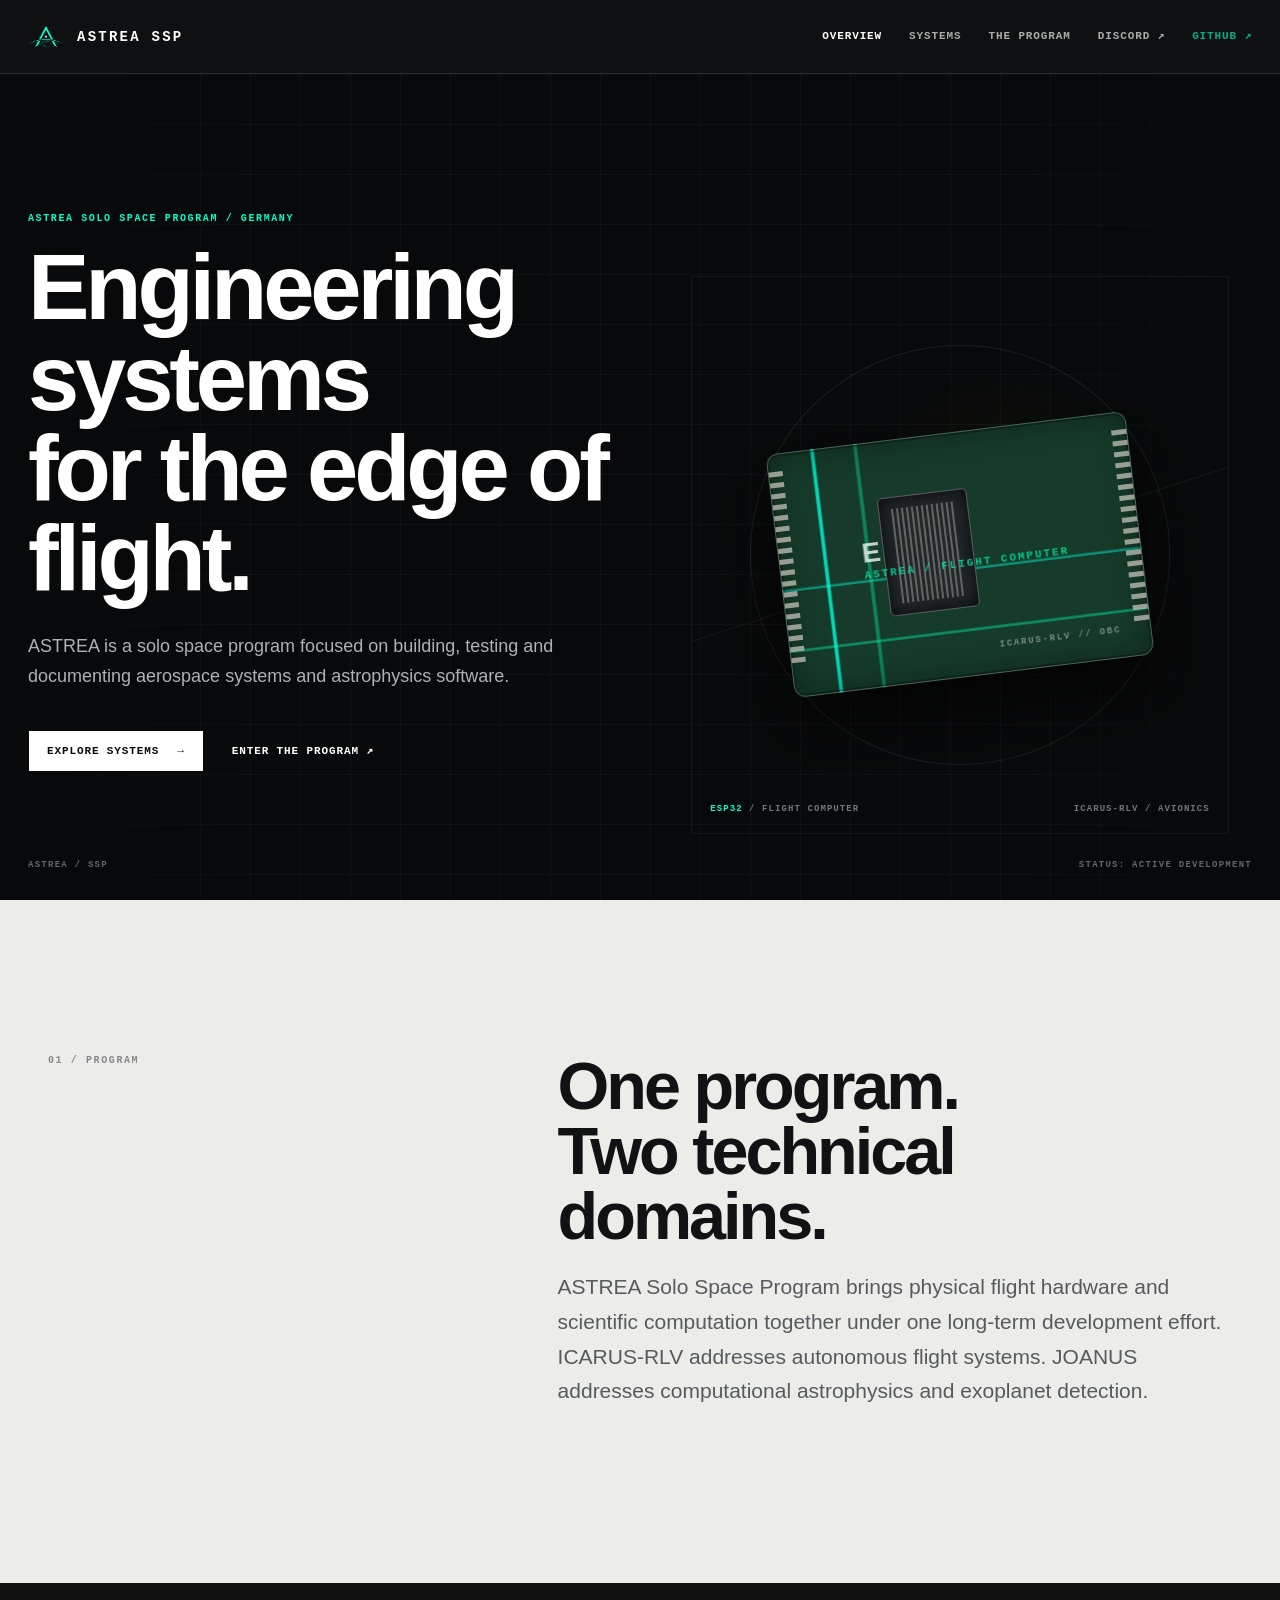
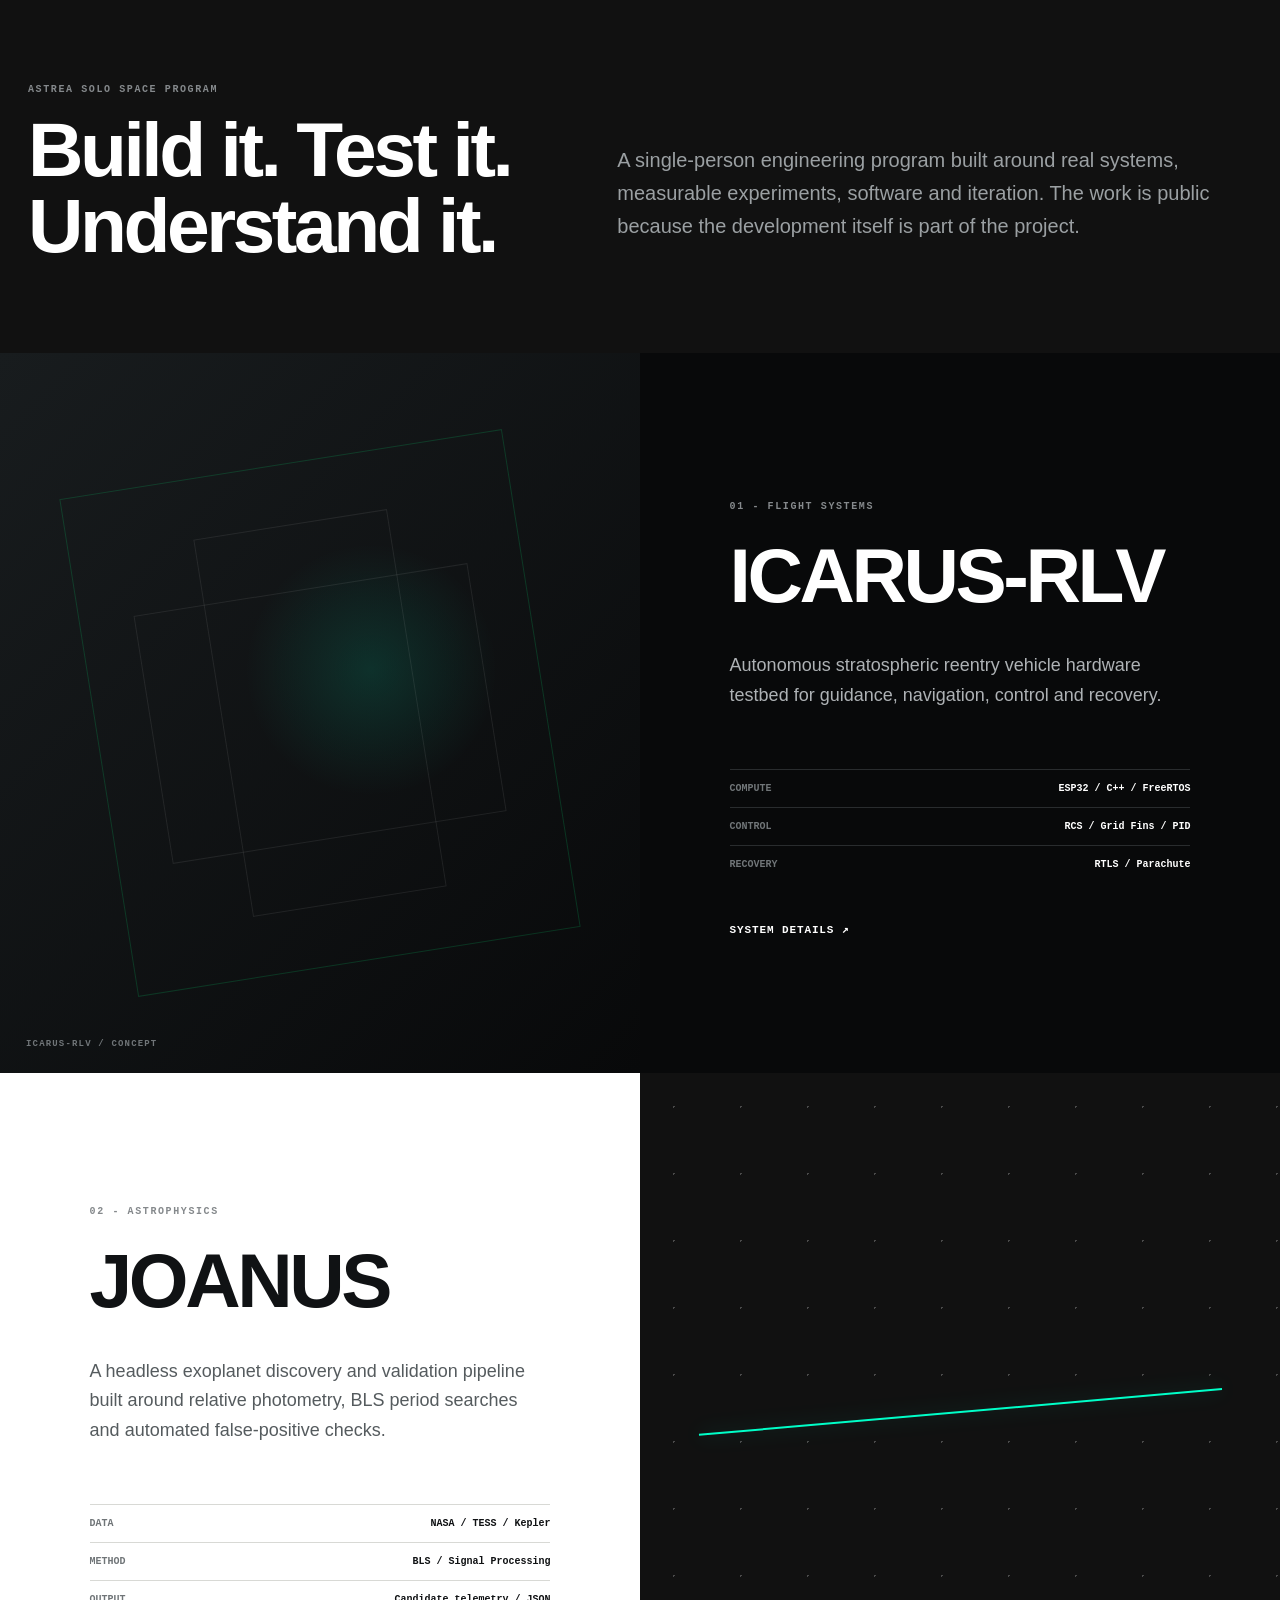
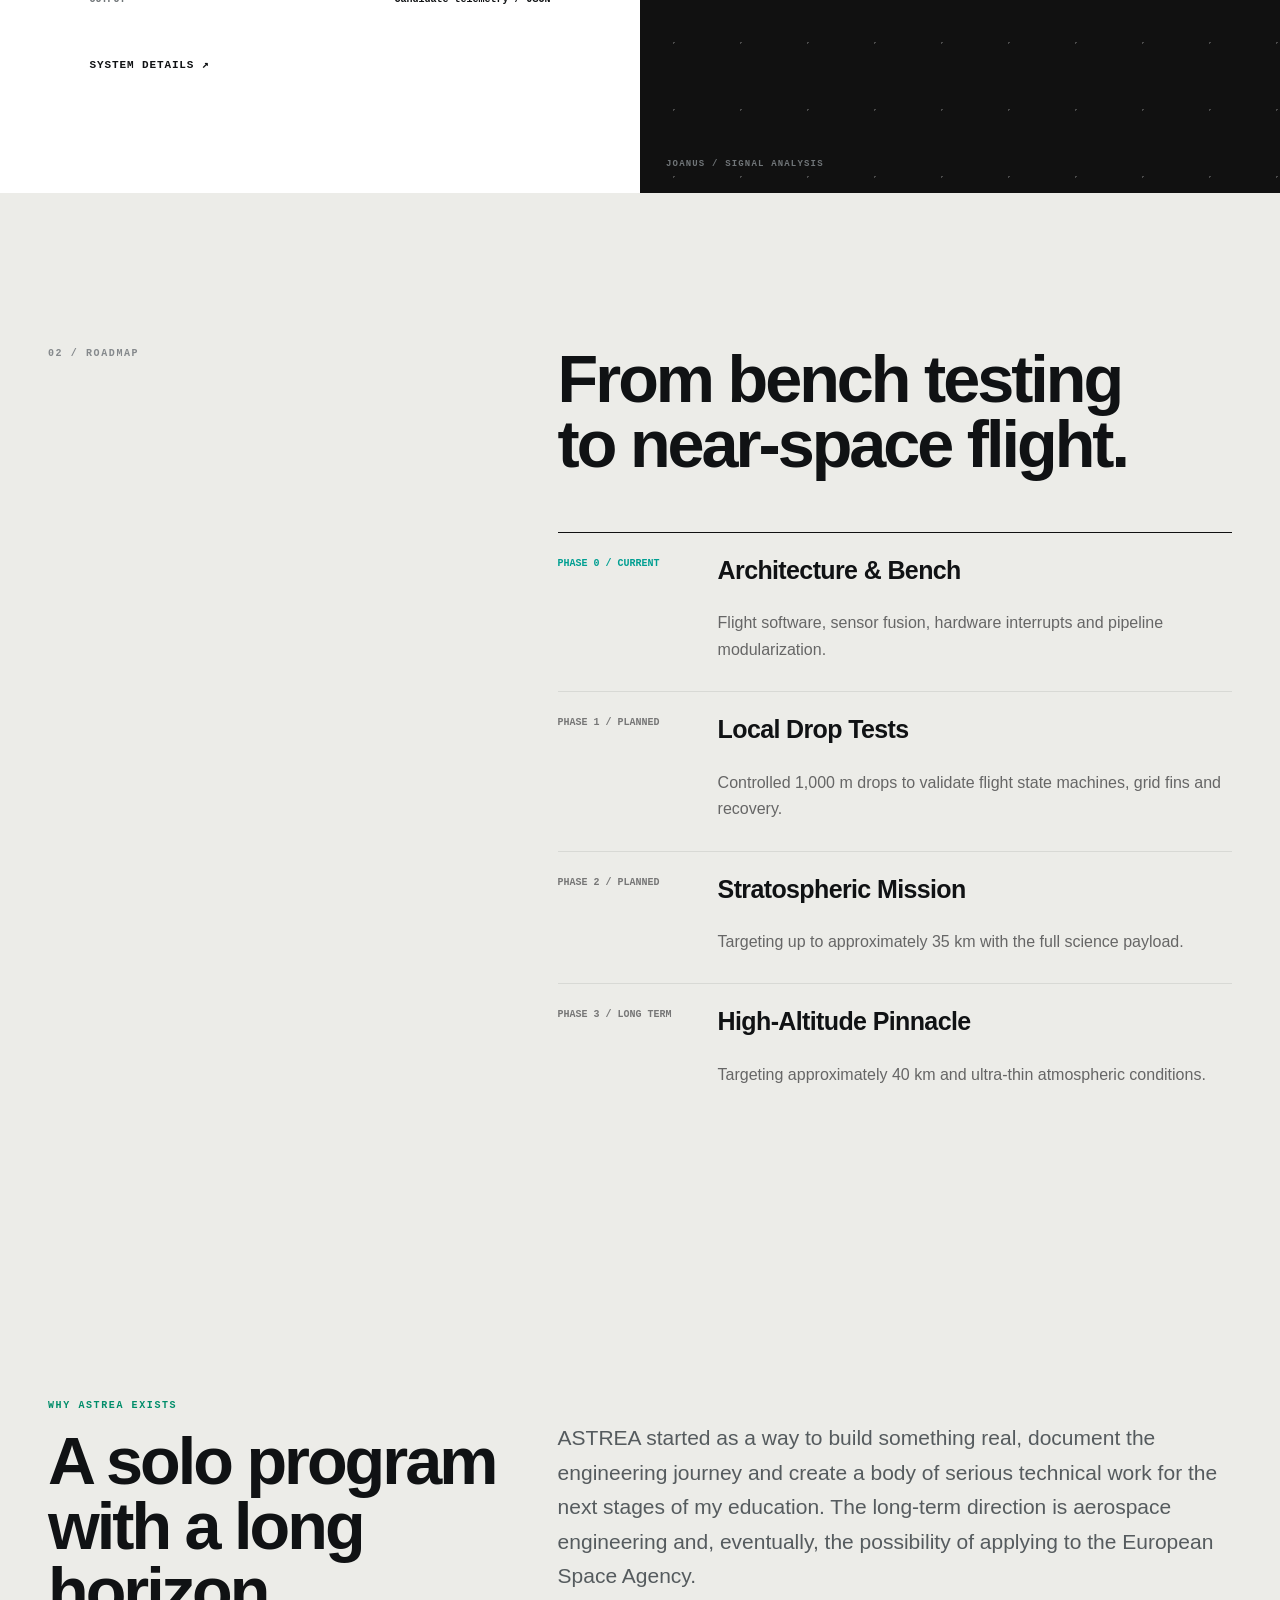
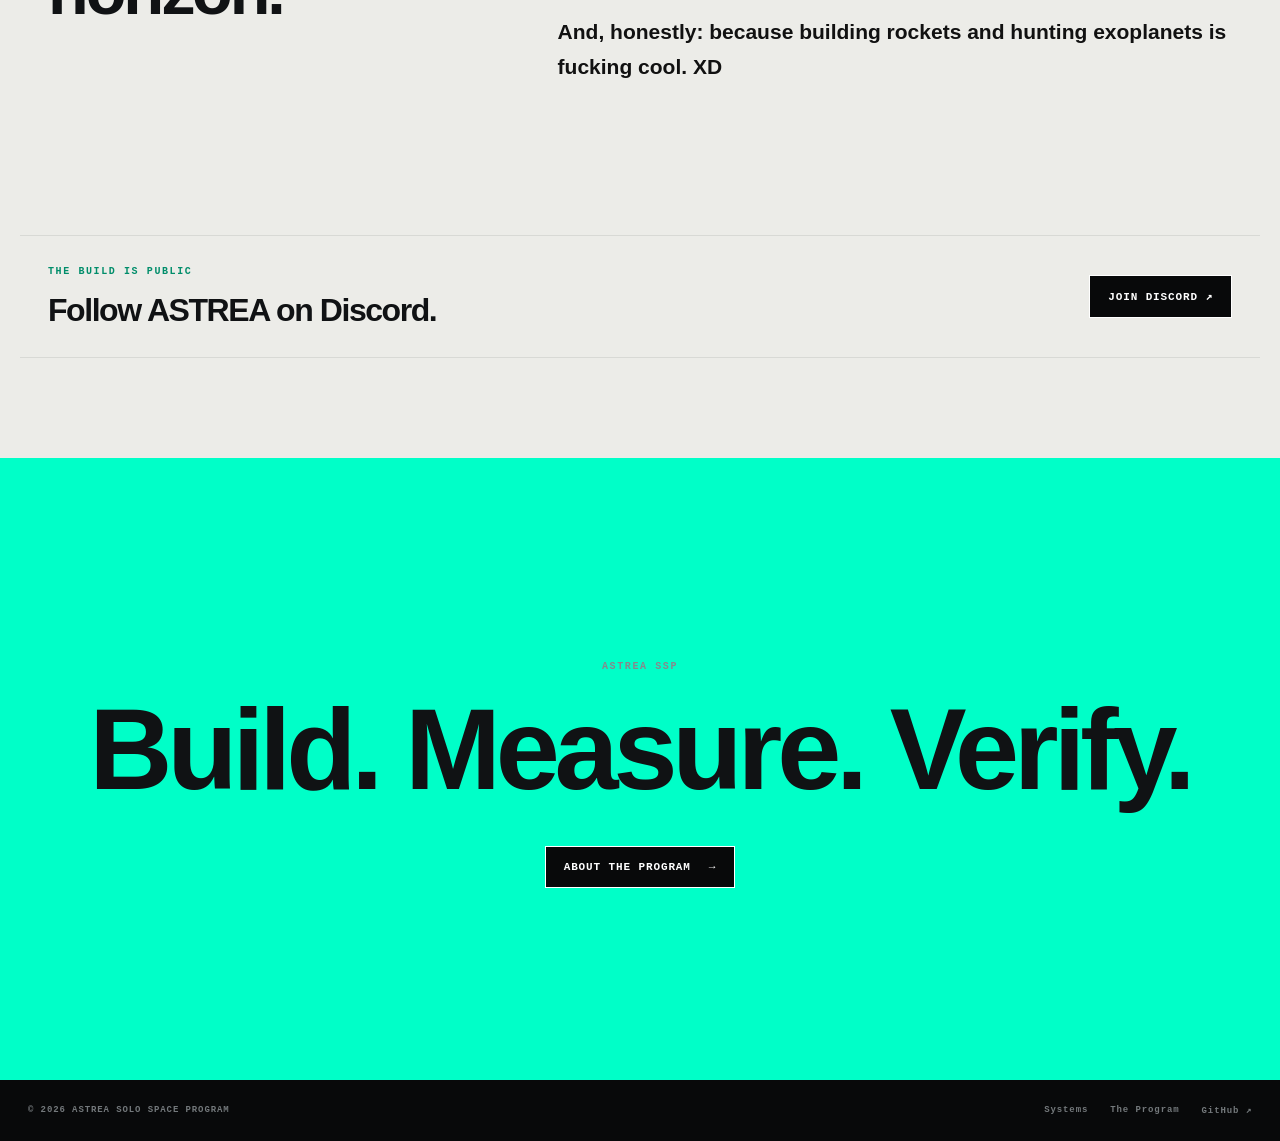
<file: index.html>
<!doctype html>
<html lang="en">
<head>
  <meta charset="utf-8">
  <meta name="viewport" content="width=device-width,initial-scale=1">
  <meta name="description" content="ASTREA Solo Space Program - independent aerospace technology and astrophysics research.">
  <title>ASTREA SSP - Solo Space Program</title>
  <link rel="stylesheet" href="assets+site.css">
  <link rel="icon" type="image/png" href="favicon.png">
</head>
<body data-page="index">
<header class="site-header">
  <a class="brand" href="index.html" aria-label="ASTREA SSP home">
    <img class="brand-logo" src="logo.png" alt="ASTREA SSP logo">
    <span>ASTREA SSP</span>
  </a>
  <button class="nav-toggle" aria-label="Open navigation" aria-expanded="false" data-i18n="menu">MENU</button>
  <nav class="nav">
    <a class="active" href="index.html" data-i18n="nav_overview">Overview</a>
    <a href="projects.html" data-i18n="nav_projects">Systems</a>
    <a href="about.html" data-i18n="nav_about">The Program</a>
    <a href="https://discord.gg/NRd868Dkj2" target="_blank" rel="noreferrer" data-i18n="nav_discord">Discord ↗</a>
    <a class="nav-github" href="https://github.com/ASTREA-SSP" target="_blank" rel="noreferrer" data-i18n="nav_github">GitHub ↗</a>
  </nav>
</header>

<main>
  <section class="hero hero--dense reveal">
    <div class="hero-grid"></div>
    <div class="hero-copy">
      <p class="eyebrow" data-i18n="hero_eyebrow">ASTREA SOLO SPACE PROGRAM / GERMANY</p>
      <h1 data-i18n="hero_title">Engineering systems<br>for the edge of flight.</h1>
      <p class="hero-lead" data-i18n="hero_lead">ASTREA is a solo space program focused on building, testing and documenting aerospace systems and astrophysics software.</p>
      <div class="hero-actions">
        <a class="button button-light" href="projects.html" data-i18n="explore">Explore systems <span>→</span></a>
        <a class="text-link" href="about.html" data-i18n="program_link">Enter the program ↗</a>
      </div>
    </div>
    <div class="hero-stage" aria-label="ESP32 flight computer visual">
      <div class="esp32-cutout" aria-hidden="true">
        <div class="esp32-board">
          <div class="esp32-module"></div>
          <div class="esp32-pins"><span></span><span></span></div>
          <div class="esp32-label">ICARUS-RLV // OBC</div>
        </div>
      </div>
      <div class="stage-caption">
        <span><strong>ESP32</strong> / FLIGHT COMPUTER</span>
        <span>ICARUS-RLV / AVIONICS</span>
      </div>
    </div>
    <div class="hero-meta">
      <span>ASTREA / SSP</span>
      <span data-i18n="status">STATUS: ACTIVE DEVELOPMENT</span>
    </div>
  </section>

  <section class="section intro">
    <div class="section-label" data-i18n="program">01 / PROGRAM</div>
    <div class="intro-copy">
      <h2 data-i18n="intro_title">One program.<br>Two technical domains.</h2>
      <p data-i18n="intro_copy">ASTREA Solo Space Program brings physical flight hardware and scientific computation together under one long-term development effort. ICARUS-RLV addresses autonomous flight systems. JOANUS addresses computational astrophysics and exoplanet detection.</p>
    </div>
  </section>

  <section class="program-banner">
    <div>
      <p class="eyebrow" data-i18n="identity_kicker">ASTREA SOLO SPACE PROGRAM</p>
      <h2 data-i18n="identity_title">Build it. Test it.<br>Understand it.</h2>
    </div>
    <p data-i18n="identity_copy">A single-person engineering program built around real systems, measurable experiments, software and iteration. The work is public because the development itself is part of the project.</p>
  </section>

  <section class="project-feature dark">
    <div class="project-image ic">
      <div class="technical-lines"></div>
      <span class="image-caption" data-i18n="ic_caption">ICARUS-RLV / CONCEPT</span>
    </div>
    <div class="project-info">
      <p class="eyebrow" data-i18n="flight_systems">01 - FLIGHT SYSTEMS</p>
      <h2>ICARUS-RLV</h2>
      <p data-i18n="ic_desc">Autonomous stratospheric reentry vehicle hardware testbed for guidance, navigation, control and recovery.</p>
      <dl class="spec-list">
        <div><dt data-i18n="compute">COMPUTE</dt><dd>ESP32 / C++ / FreeRTOS</dd></div>
        <div><dt data-i18n="control">CONTROL</dt><dd>RCS / Grid Fins / PID</dd></div>
        <div><dt data-i18n="recovery">RECOVERY</dt><dd>RTLS / Parachute</dd></div>
      </dl>
      <a class="arrow-link" href="projects/icarus.html" data-i18n="project_details">System details <span>↗</span></a>
    </div>
  </section>

  <section class="project-feature jo">
    <div class="project-info">
      <p class="eyebrow" data-i18n="astrophysics">02 - ASTROPHYSICS</p>
      <h2>JOANUS</h2>
      <p data-i18n="jo_desc">A headless exoplanet discovery and validation pipeline built around relative photometry, BLS period searches and automated false-positive checks.</p>
      <dl class="spec-list">
        <div><dt data-i18n="data">DATA</dt><dd>NASA / TESS / Kepler</dd></div>
        <div><dt data-i18n="method">METHOD</dt><dd>BLS / Signal Processing</dd></div>
        <div><dt data-i18n="output">OUTPUT</dt><dd>Candidate telemetry / JSON</dd></div>
      </dl>
      <a class="arrow-link" href="projects/joanus.html" data-i18n="project_details">System details <span>↗</span></a>
    </div>
    <div class="project-image jo-img">
      <div class="star-field"></div>
      <div class="light-curve"></div>
      <span class="image-caption" data-i18n="jo_caption">JOANUS / SIGNAL ANALYSIS</span>
    </div>
  </section>

  <section class="section roadmap">
    <div class="section-label" data-i18n="roadmap">02 / ROADMAP</div>
    <div class="roadmap-main">
      <h2 data-i18n="roadmap_title">From bench testing<br>to near-space flight.</h2>
      <div class="timeline">
        <article class="current"><span data-i18n="phase0">PHASE 0 / CURRENT</span><h3 data-i18n="arch">Architecture & Bench</h3><p data-i18n="phase0copy">Flight software, sensor fusion, hardware interrupts and pipeline modularization.</p></article>
        <article><span data-i18n="phase1">PHASE 1 / PLANNED</span><h3 data-i18n="drops">Local Drop Tests</h3><p data-i18n="phase1copy">Controlled 1,000 m drops to validate flight state machines, grid fins and recovery.</p></article>
        <article><span data-i18n="phase2">PHASE 2 / PLANNED</span><h3 data-i18n="strato">Stratospheric Mission</h3><p data-i18n="phase2copy">Targeting up to approximately 35 km with the full science payload.</p></article>
        <article><span data-i18n="phase3">PHASE 3 / LONG TERM</span><h3 data-i18n="pinnacle">High-Altitude Pinnacle</h3><p data-i18n="phase3copy">Targeting approximately 40 km and ultra-thin atmospheric conditions.</p></article>
      </div>
    </div>
  </section>

  <section class="mission-reason reveal">
    <div>
      <div class="reason-kicker" data-i18n="why">WHY ASTREA EXISTS</div>
      <h2 data-i18n="why_title">A solo program<br>with a long horizon.</h2>
    </div>
    <div class="reason-copy">
      <p data-i18n="whycopy">ASTREA started as a way to build something real, document the engineering journey and create a body of serious technical work for the next stages of my education. The long-term direction is aerospace engineering and, eventually, the possibility of applying to the European Space Agency.</p>
      <p><em data-i18n="cool">And, honestly: because building rockets and hunting exoplanets is fucking cool. XD</em></p>
    </div>
  </section>

  <section class="discord-strip reveal">
    <div>
      <div class="reason-kicker" data-i18n="public">THE BUILD IS PUBLIC</div>
      <h3 data-i18n="discord_cta">Follow ASTREA on Discord.</h3>
    </div>
    <a class="button button-dark" href="https://discord.gg/NRd868Dkj2" target="_blank" rel="noreferrer" data-i18n="join_discord">Join Discord ↗</a>
  </section>

  <section class="statement">
    <p class="eyebrow">ASTREA SSP</p>
    <h2 data-i18n="statement">Build. Measure. Verify.</h2>
    <a class="button button-dark" href="about.html" data-i18n="about_program">About the program <span>→</span></a>
  </section>
</main>

<footer class="footer">
  <span data-i18n="copyright">© 2026 ASTREA SOLO SPACE PROGRAM</span>
  <div><a href="projects.html" data-i18n="nav_projects">Systems</a><a href="about.html" data-i18n="nav_about">The Program</a><a href="https://github.com/ASTREA-SSP" target="_blank" rel="noreferrer">GitHub ↗</a></div>
</footer>
<script src="assets+site.js"></script>
</body>
</html>
</file>
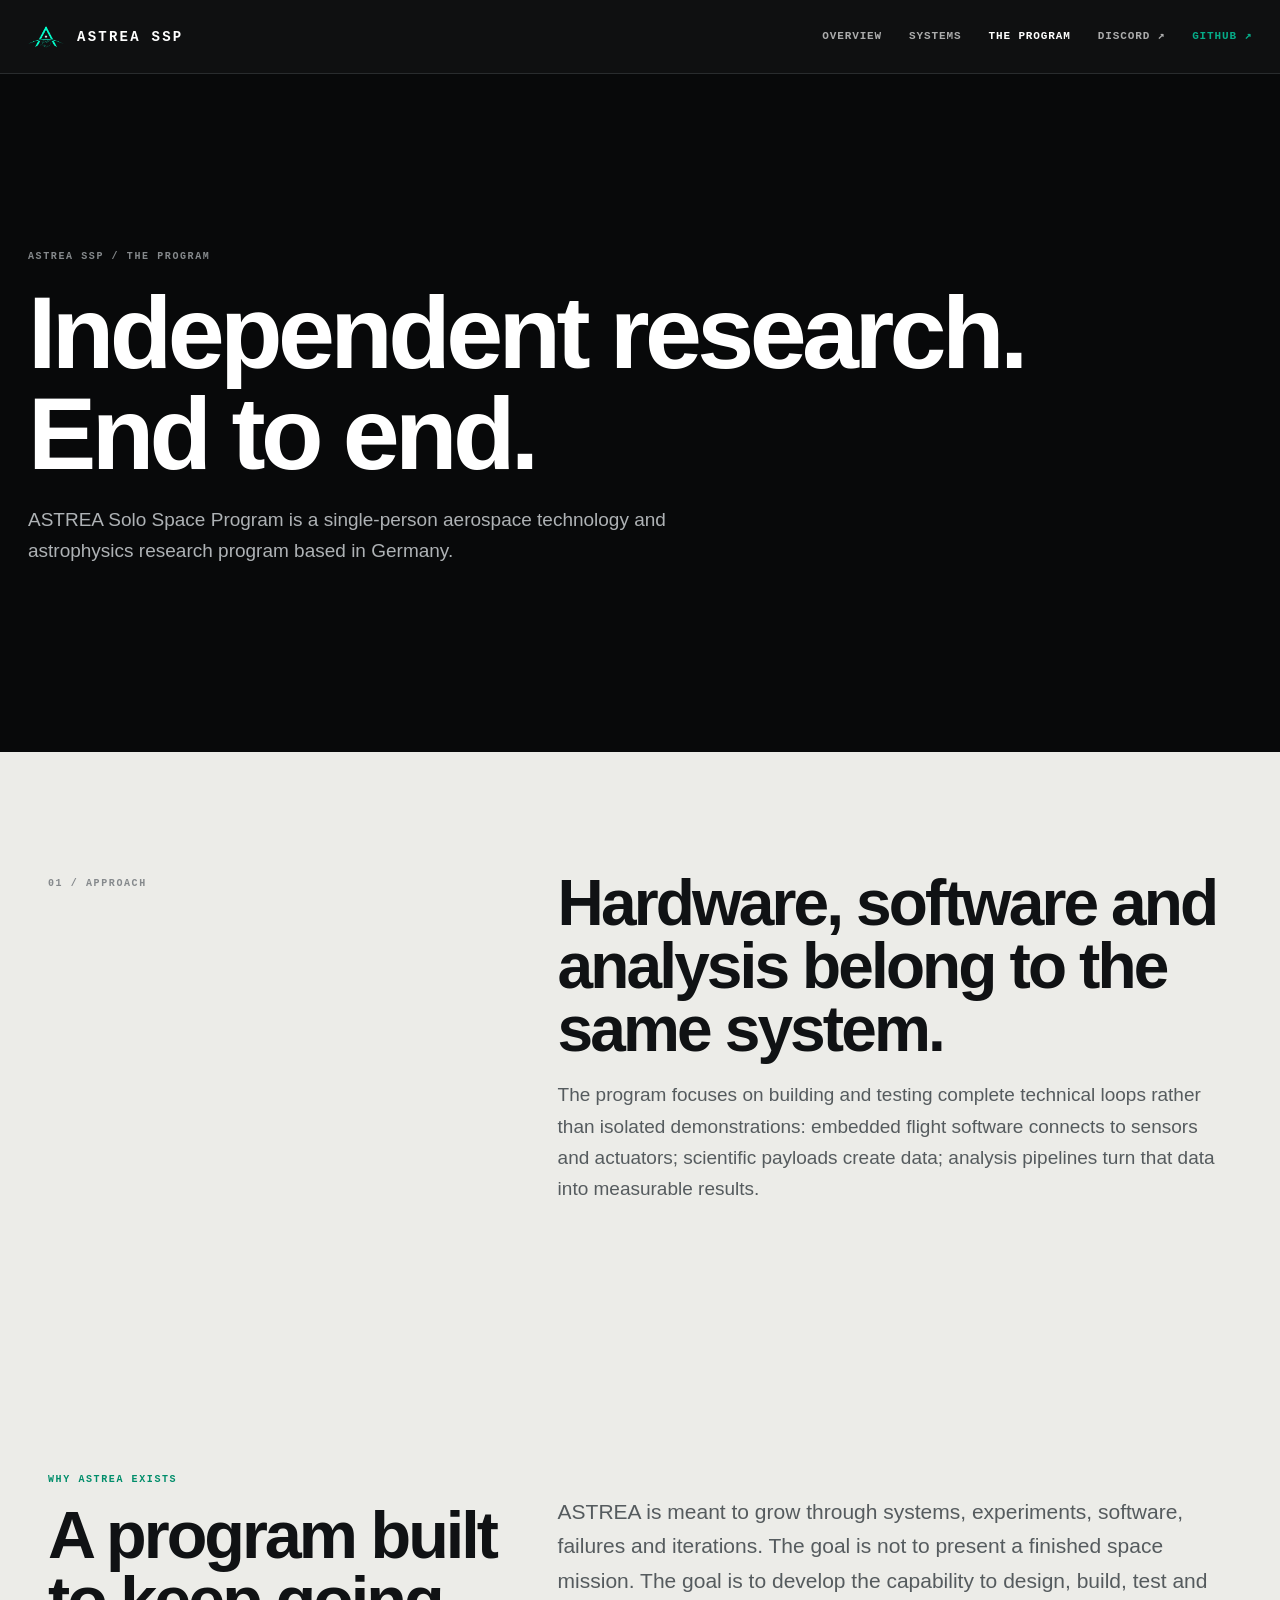
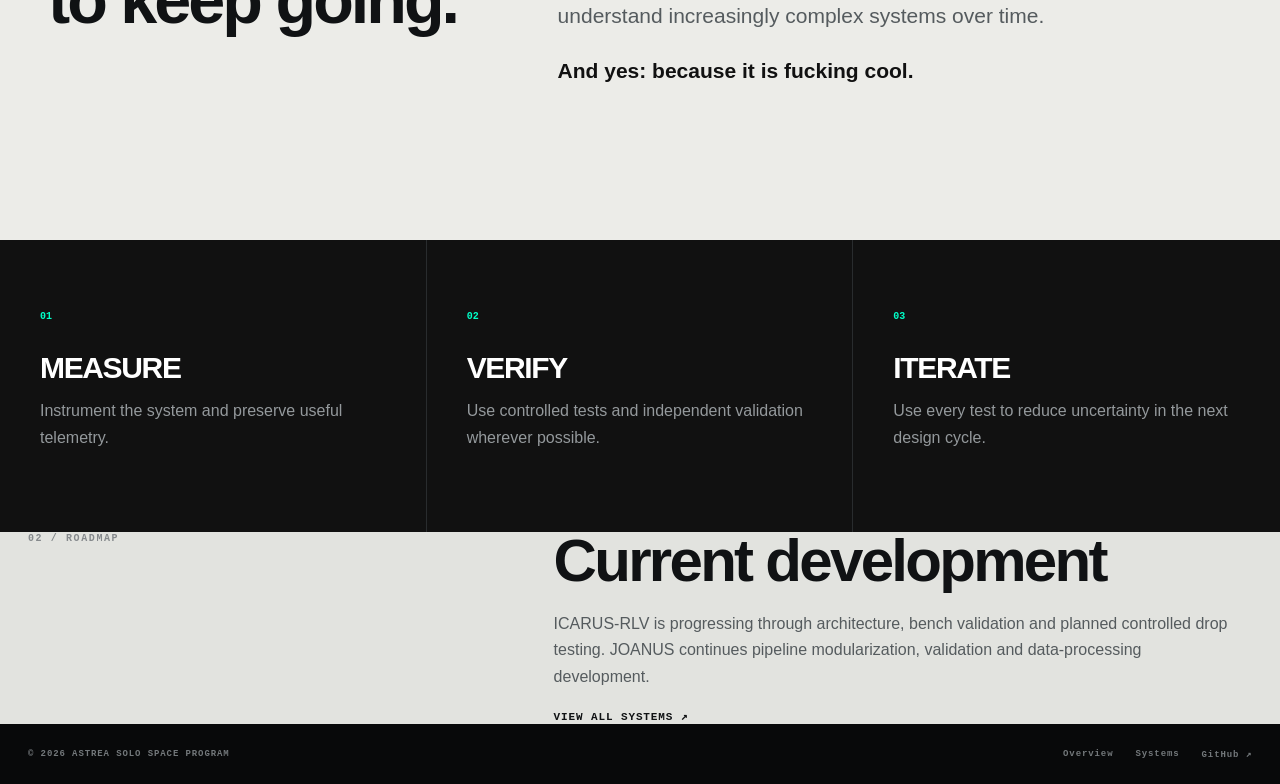
<file: about.html>
<!doctype html>
<html lang="en">
<head><meta charset="utf-8"><meta name="viewport" content="width=device-width,initial-scale=1"><meta name="description" content="About ASTREA Solo Space Program."><title>The Program - ASTREA SSP</title><link rel="stylesheet" href="assets+site.css"><link rel="icon" type="image/png" href="favicon.png"></head>
<body data-page="about">
<header class="site-header"><a class="brand" href="index.html"><img class="brand-logo" src="logo.png" alt="ASTREA SSP logo"><span>ASTREA SSP</span></a><button class="nav-toggle" aria-label="Open navigation" aria-expanded="false" data-i18n="menu">MENU</button><nav class="nav"><a href="index.html" data-i18n="nav_overview">Overview</a><a href="projects.html" data-i18n="nav_projects">Systems</a><a class="active" href="about.html" data-i18n="nav_about">The Program</a><a href="https://discord.gg/NRd868Dkj2" target="_blank" rel="noreferrer" data-i18n="nav_discord">Discord ↗</a><a class="nav-github" href="https://github.com/ASTREA-SSP" target="_blank" rel="noreferrer" data-i18n="nav_github">GitHub ↗</a></nav></header>
<main>
<section class="page-hero about-hero"><p class="eyebrow" data-i18n="about_eyebrow">ASTREA SSP / THE PROGRAM</p><h1 data-i18n="about_title">Independent research.<br>End to end.</h1><p data-i18n="about_lead">ASTREA Solo Space Program is a single-person aerospace technology and astrophysics research program based in Germany.</p></section>
<section class="detail-grid"><aside><span class="section-label" data-i18n="approach">01 / APPROACH</span></aside><div><h2 data-i18n="approach_title">Hardware, software and analysis belong to the same system.</h2><p data-i18n="approach_copy">The program focuses on building and testing complete technical loops rather than isolated demonstrations: embedded flight software connects to sensors and actuators; scientific payloads create data; analysis pipelines turn that data into measurable results.</p></div></section>
<section class="mission-reason reveal"><div><div class="reason-kicker" data-i18n="why">WHY ASTREA EXISTS</div><h2 data-i18n="program_reason_title">A program built to keep going.</h2></div><div class="reason-copy"><p data-i18n="program_reason_copy">ASTREA is meant to grow through systems, experiments, software, failures and iterations. The goal is not to present a finished space mission. The goal is to develop the capability to design, build, test and understand increasingly complex systems over time.</p><p><em data-i18n="cool2">And yes: because it is fucking cool.</em></p></div></section>
<section class="principles"><article><span>01</span><h3 data-i18n="measure">MEASURE</h3><p data-i18n="measure_copy">Instrument the system and preserve useful telemetry.</p></article><article><span>02</span><h3 data-i18n="verify">VERIFY</h3><p data-i18n="verify_copy">Use controlled tests and independent validation wherever possible.</p></article><article><span>03</span><h3 data-i18n="iterate">ITERATE</h3><p data-i18n="iterate_copy">Use every test to reduce uncertainty in the next design cycle.</p></article></section>
<section class="roadmap about-roadmap"><div class="section-label" data-i18n="current">02 / ROADMAP</div><div><h2 data-i18n="current_title">Current development</h2><p data-i18n="current_copy">ICARUS-RLV is progressing through architecture, bench validation and planned controlled drop testing. JOANUS continues pipeline modularization, validation and data-processing development.</p><a class="arrow-link" href="projects.html" data-i18n="view_all">View all systems ↗</a></div></section>
</main>
<footer class="footer"><span data-i18n="copyright">© 2026 ASTREA SOLO SPACE PROGRAM</span><div><a href="index.html" data-i18n="nav_overview">Overview</a><a href="projects.html" data-i18n="nav_projects">Systems</a><a href="https://github.com/ASTREA-SSP" target="_blank" rel="noreferrer">GitHub ↗</a></div></footer>
<script src="assets+site.js"></script></body></html>
</file>
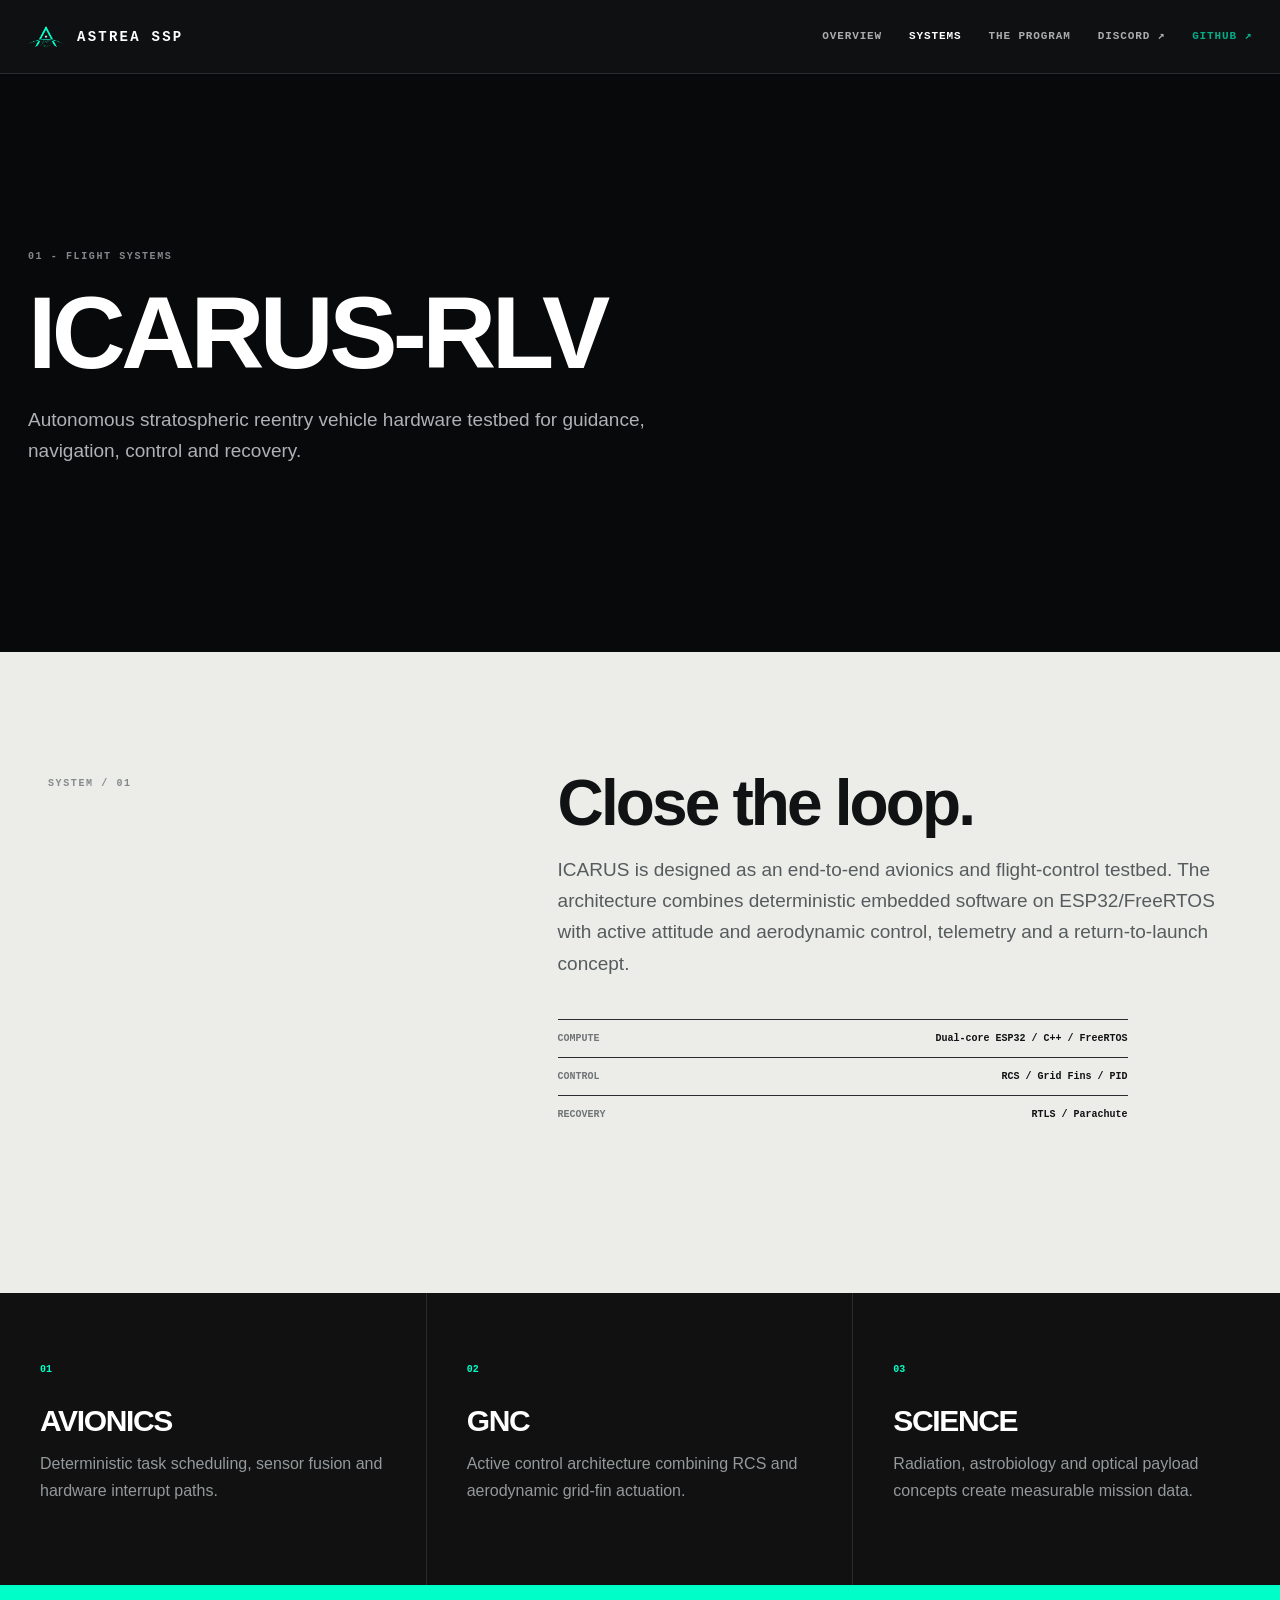
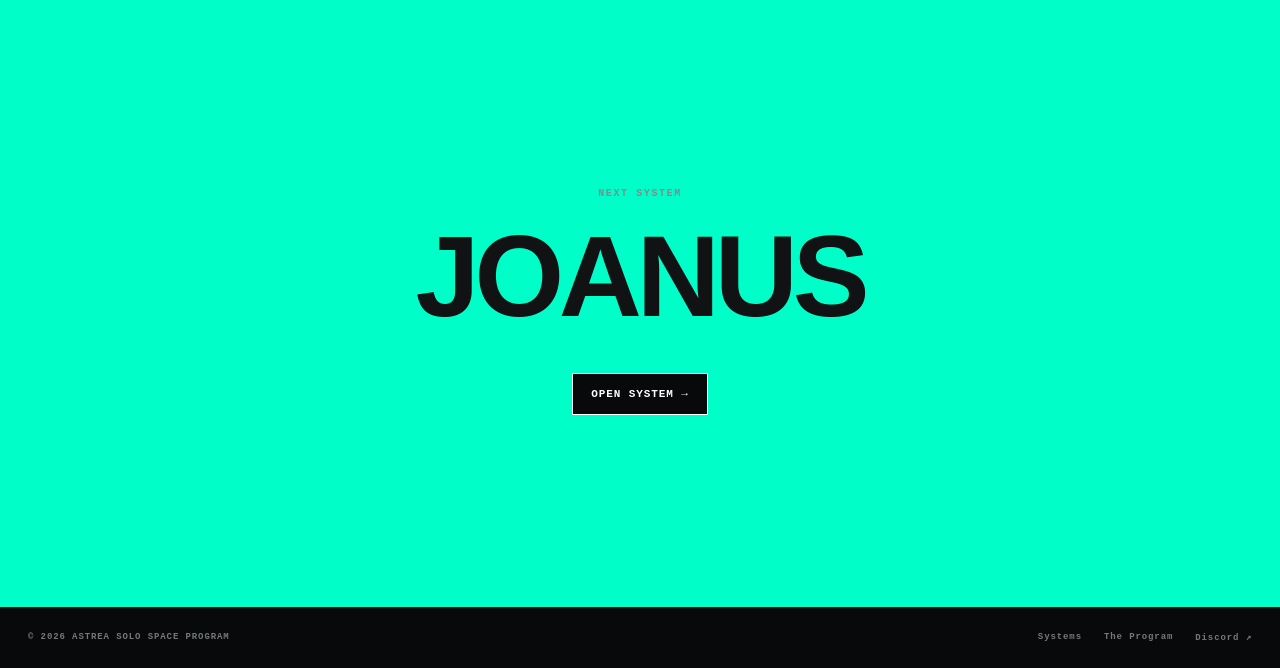
<file: projects+icarus.html>
<!doctype html>
<html lang="en">
<head><meta charset="utf-8"><meta name="viewport" content="width=device-width,initial-scale=1"><meta name="description" content="ASTREA SSP - ICARUS-RLV autonomous flight hardware testbed."><title>ICARUS-RLV - ASTREA SSP</title><link rel="stylesheet" href="../assets/site.css"><link rel="icon" type="image/png" href="../favicon.png"></head>
<body data-page="icarus">
<header class="site-header"><a class="brand" href="../index.html"><img class="brand-logo" src="../logo.png" alt="ASTREA SSP logo"><span>ASTREA SSP</span></a><button class="nav-toggle" aria-label="Open navigation" aria-expanded="false" data-i18n="menu">MENU</button><nav class="nav"><a href="../index.html" data-i18n="nav_overview">Overview</a><a class="active" href="../projects.html" data-i18n="nav_projects">Systems</a><a href="../about.html" data-i18n="nav_about">The Program</a><a href="https://discord.gg/NRd868Dkj2" target="_blank" rel="noreferrer" data-i18n="nav_discord">Discord ↗</a><a class="nav-github" href="https://github.com/ASTREA-SSP" target="_blank" rel="noreferrer" data-i18n="nav_github">GitHub ↗</a></nav></header>
<main><section class="page-hero"><p class="eyebrow" data-i18n="flight_systems">01 / FLIGHT SYSTEMS</p><h1>ICARUS-RLV</h1><p data-i18n="ic_desc">Autonomous stratospheric reentry vehicle hardware testbed for guidance, navigation, control and recovery.</p></section>
<section class="detail-grid reveal"><aside><span class="section-label" data-i18n="system01">SYSTEM / 01</span></aside><div><h2 data-i18n="close_loop">Close the loop.</h2><p data-i18n="ic_long">ICARUS is designed as an end-to-end avionics and flight-control testbed. The architecture combines deterministic embedded software on ESP32/FreeRTOS with active attitude and aerodynamic control, telemetry and a return-to-launch concept.</p><dl class="spec-list"><div><dt>COMPUTE</dt><dd>Dual-core ESP32 / C++ / FreeRTOS</dd></div><div><dt>CONTROL</dt><dd>RCS / Grid Fins / PID</dd></div><div><dt>RECOVERY</dt><dd>RTLS / Parachute</dd></div></dl></div></section>
<section class="principles"><article><span>01</span><h3 data-i18n="avionics">AVIONICS</h3><p data-i18n="avionics_copy">Deterministic task scheduling, sensor fusion and hardware interrupt paths.</p></article><article><span>02</span><h3 data-i18n="gnc">GNC</h3><p data-i18n="gnc_copy">Active control architecture combining RCS and aerodynamic grid-fin actuation.</p></article><article><span>03</span><h3 data-i18n="science">SCIENCE</h3><p data-i18n="science_copy">Radiation, astrobiology and optical payload concepts create measurable mission data.</p></article></section>
<section class="statement"><p class="eyebrow" data-i18n="next">NEXT SYSTEM</p><h2>JOANUS</h2><a class="button button-dark" href="../projects/joanus.html" data-i18n="open_jo">Open system →</a></section></main>
<footer class="footer"><span data-i18n="copyright">© 2026 ASTREA SOLO SPACE PROGRAM</span><div><a href="../projects.html" data-i18n="nav_projects">Systems</a><a href="../about.html" data-i18n="nav_about">The Program</a><a href="https://discord.gg/NRd868Dkj2" target="_blank" rel="noreferrer">Discord ↗</a></div></footer>
<script src="../assets/site.js"></script></body></html>
</file>
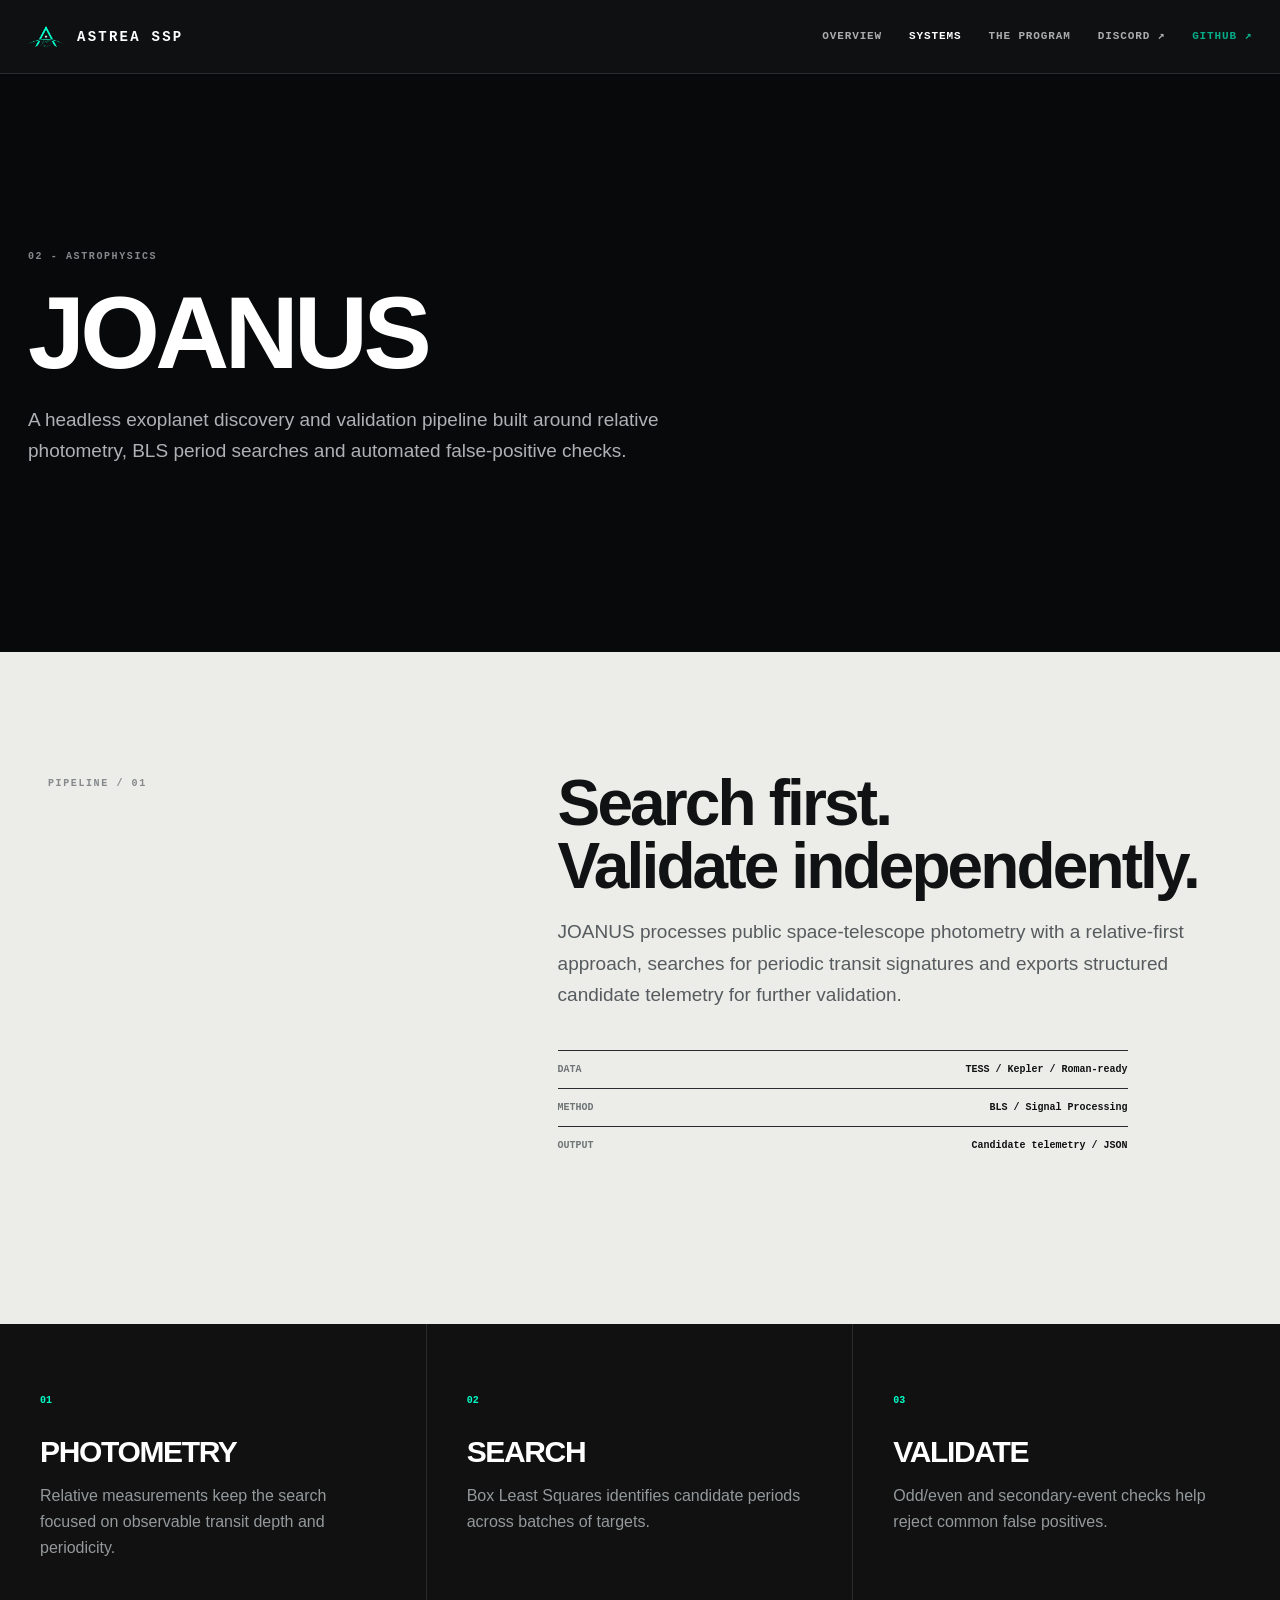
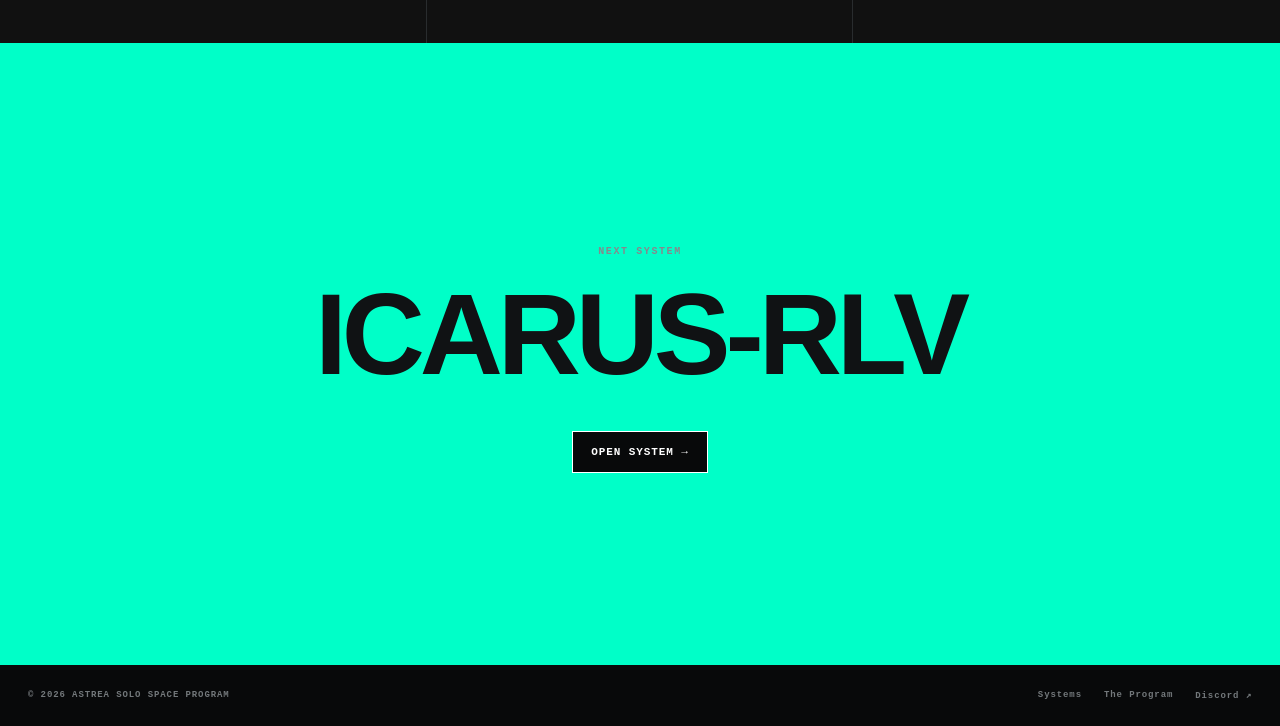
<file: projects+joanus.html>
<!doctype html>
<html lang="en">
<head><meta charset="utf-8"><meta name="viewport" content="width=device-width,initial-scale=1"><meta name="description" content="ASTREA SSP - JOANUS exoplanet discovery and validation pipeline."><title>JOANUS - ASTREA SSP</title><link rel="stylesheet" href="../assets/site.css"><link rel="icon" type="image/png" href="../favicon.png"></head>
<body data-page="joanus">
<header class="site-header"><a class="brand" href="../index.html"><img class="brand-logo" src="../logo.png" alt="ASTREA SSP logo"><span>ASTREA SSP</span></a><button class="nav-toggle" aria-label="Open navigation" aria-expanded="false" data-i18n="menu">MENU</button><nav class="nav"><a href="../index.html" data-i18n="nav_overview">Overview</a><a class="active" href="../projects.html" data-i18n="nav_projects">Systems</a><a href="../about.html" data-i18n="nav_about">The Program</a><a href="https://discord.gg/NRd868Dkj2" target="_blank" rel="noreferrer" data-i18n="nav_discord">Discord ↗</a><a class="nav-github" href="https://github.com/ASTREA-SSP" target="_blank" rel="noreferrer" data-i18n="nav_github">GitHub ↗</a></nav></header>
<main><section class="page-hero"><p class="eyebrow" data-i18n="astrophysics">02 / ASTROPHYSICS</p><h1>JOANUS</h1><p data-i18n="jo_desc">Exoplanet discovery and validation pipeline built around relative photometry, BLS searches and automated false-positive checks.</p></section>
<section class="detail-grid reveal"><aside><span class="section-label" data-i18n="pipeline01">PIPELINE / 01</span></aside><div><h2 data-i18n="search_validate">Search first.<br>Validate independently.</h2><p data-i18n="jo_long">JOANUS processes public space-telescope photometry with a relative-first approach, searches for periodic transit signatures and exports structured candidate telemetry for further validation.</p><dl class="spec-list"><div><dt>DATA</dt><dd>TESS / Kepler / Roman-ready</dd></div><div><dt>METHOD</dt><dd>BLS / Signal Processing</dd></div><div><dt>OUTPUT</dt><dd>Candidate telemetry / JSON</dd></div></dl></div></section>
<section class="principles"><article><span>01</span><h3 data-i18n="photometry">PHOTOMETRY</h3><p data-i18n="photometry_copy">Relative measurements keep the search focused on observable transit depth and periodicity.</p></article><article><span>02</span><h3 data-i18n="search">SEARCH</h3><p data-i18n="search_copy">Box Least Squares identifies candidate periods across batches of targets.</p></article><article><span>03</span><h3 data-i18n="validate">VALIDATE</h3><p data-i18n="validate_copy">Odd/even and secondary-event checks help reject common false positives.</p></article></section>
<section class="statement"><p class="eyebrow" data-i18n="next">NEXT SYSTEM</p><h2>ICARUS-RLV</h2><a class="button button-dark" href="../projects/icarus.html" data-i18n="open_jo">Open system →</a></section></main>
<footer class="footer"><span data-i18n="copyright">© 2026 ASTREA SOLO SPACE PROGRAM</span><div><a href="../projects.html" data-i18n="nav_projects">Systems</a><a href="../about.html" data-i18n="nav_about">The Program</a><a href="https://discord.gg/NRd868Dkj2" target="_blank" rel="noreferrer">Discord ↗</a></div></footer>
<script src="../assets/site.js"></script></body></html>
</file>
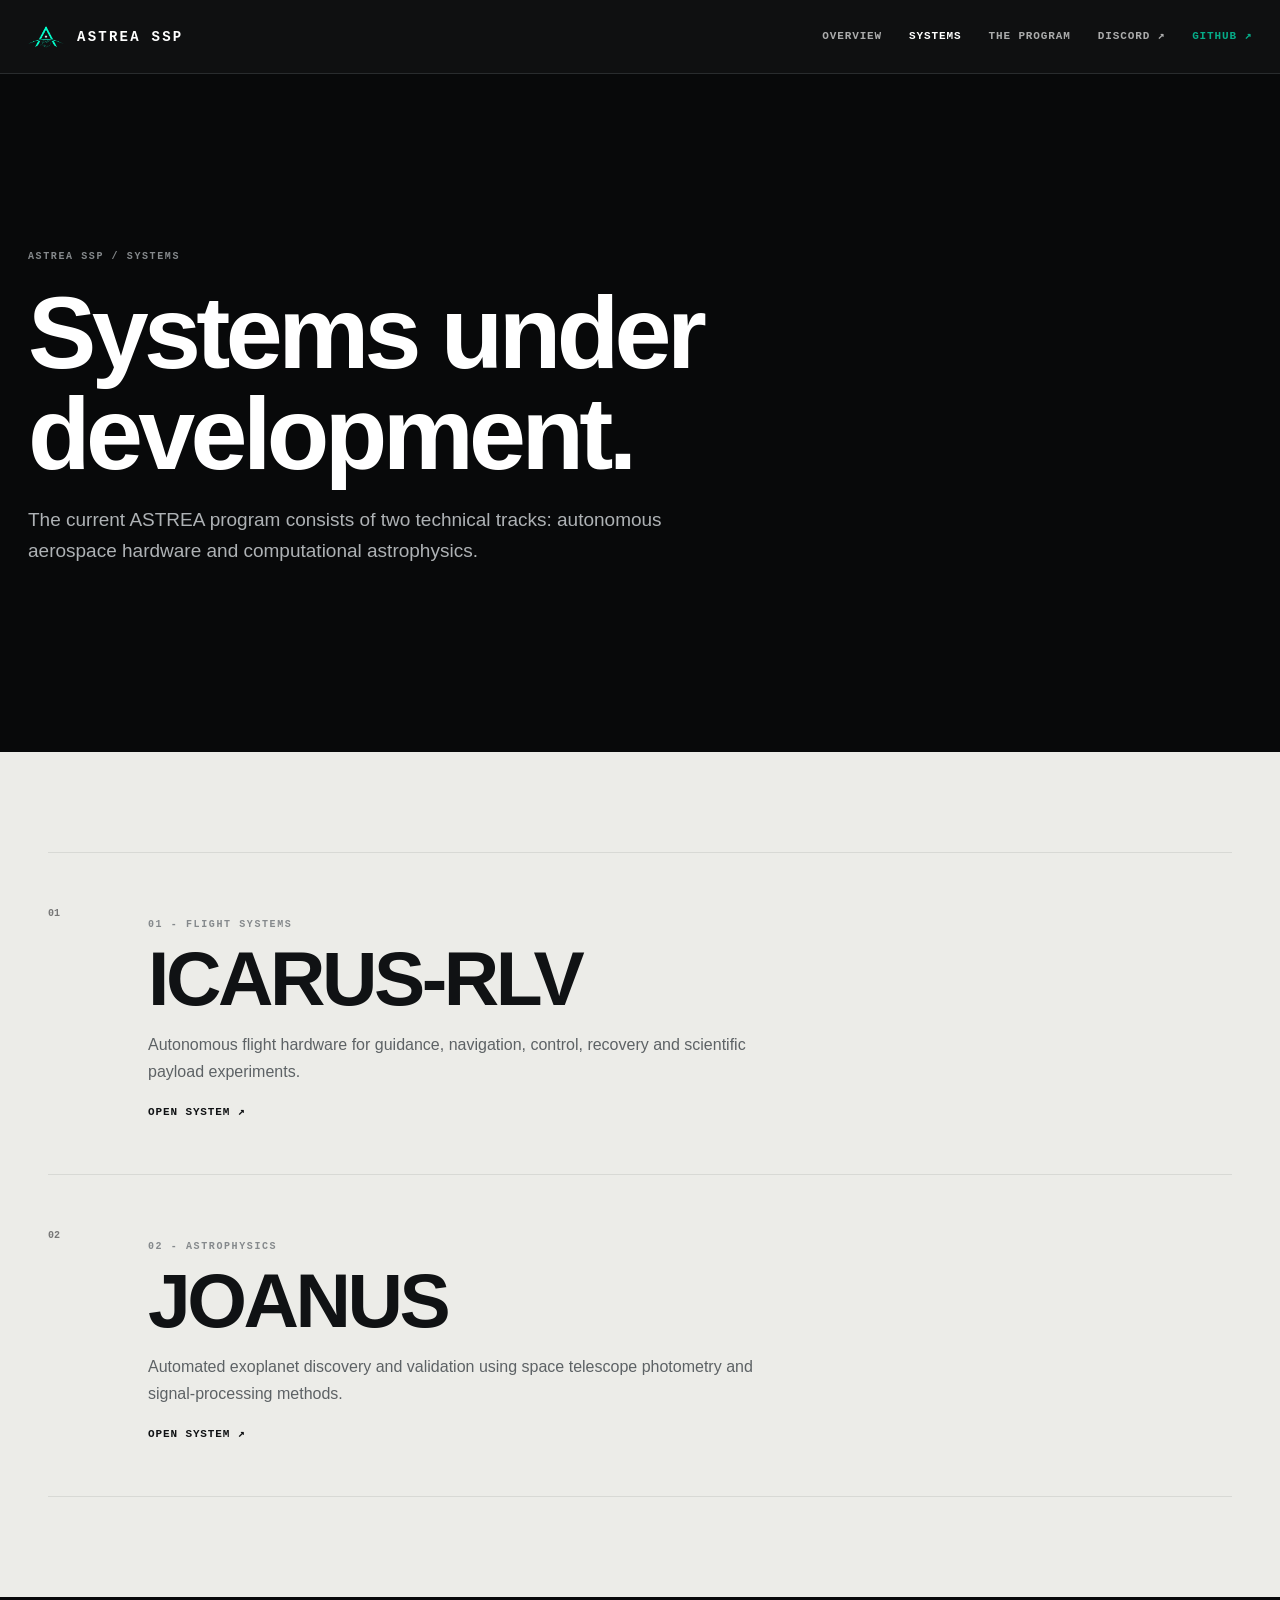
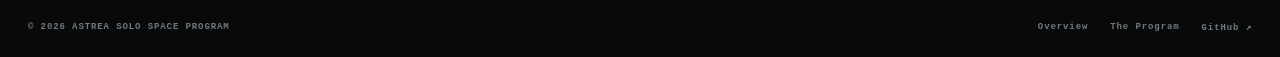
<file: projects.html>
<!doctype html>
<html lang="en">
<head>
  <meta charset="utf-8"><meta name="viewport" content="width=device-width,initial-scale=1">
  <meta name="description" content="ASTREA Solo Space Program - active technical systems.">
  <title>Systems - ASTREA SSP</title>
  <link rel="stylesheet" href="assets+site.css"><link rel="icon" type="image/png" href="favicon.png">
</head>
<body data-page="projects">
<header class="site-header"><a class="brand" href="index.html"><img class="brand-logo" src="logo.png" alt="ASTREA SSP logo"><span>ASTREA SSP</span></a><button class="nav-toggle" aria-label="Open navigation" aria-expanded="false" data-i18n="menu">MENU</button><nav class="nav"><a href="index.html" data-i18n="nav_overview">Overview</a><a class="active" href="projects.html" data-i18n="nav_projects">Systems</a><a href="about.html" data-i18n="nav_about">The Program</a><a href="https://discord.gg/NRd868Dkj2" target="_blank" rel="noreferrer" data-i18n="nav_discord">Discord ↗</a><a class="nav-github" href="https://github.com/ASTREA-SSP" target="_blank" rel="noreferrer" data-i18n="nav_github">GitHub ↗</a></nav></header>
<main>
  <section class="page-hero"><p class="eyebrow" data-i18n="projects_eyebrow">ASTREA SSP / SYSTEMS</p><h1 data-i18n="projects_title">Systems under<br>development.</h1><p data-i18n="projects_lead">The current ASTREA program consists of two technical tracks: autonomous aerospace hardware and computational astrophysics.</p></section>
  <section class="project-index">
    <a class="index-card" href="projects/icarus.html"><div class="index-no">01</div><div><p class="eyebrow" data-i18n="flight_systems">FLIGHT SYSTEMS</p><h2>ICARUS-RLV</h2><p data-i18n="ic_index">Autonomous flight hardware for guidance, navigation, control, recovery and scientific payload experiments.</p><span class="arrow-link" data-i18n="open_project">Open system ↗</span></div></a>
    <a class="index-card" href="projects/joanus.html"><div class="index-no">02</div><div><p class="eyebrow" data-i18n="astrophysics">DATA SCIENCE / ASTROPHYSICS</p><h2>JOANUS</h2><p data-i18n="jo_index">Automated exoplanet discovery and validation using space telescope photometry and signal-processing methods.</p><span class="arrow-link" data-i18n="open_project">Open system ↗</span></div></a>
  </section>
</main>
<footer class="footer"><span data-i18n="copyright">© 2026 ASTREA SOLO SPACE PROGRAM</span><div><a href="index.html" data-i18n="nav_overview">Overview</a><a href="about.html" data-i18n="nav_about">The Program</a><a href="https://github.com/ASTREA-SSP" target="_blank" rel="noreferrer">GitHub ↗</a></div></footer>
<script src="assets+site.js"></script></body></html>
</file>
<file: assets+site.css>
:root{--black:#08090a;--ink:#101214;--white:#f5f5f2;--paper:#ecece8;--muted:#85898c;--line:#d8d9d5;--dark-line:#292c2e;--accent:#00ffc8;--max:1240px}
*{box-sizing:border-box}html{scroll-behavior:smooth}body{margin:0;background:var(--paper);color:var(--ink);font-family:Arial,Helvetica,sans-serif}a{color:inherit;text-decoration:none}p{line-height:1.65}
.site-header{height:74px;padding:0 28px;display:flex;align-items:center;justify-content:space-between;background:rgba(8,9,10,.97);color:#fff;border-bottom:1px solid var(--dark-line);position:sticky;top:0;z-index:20}.brand{display:flex;align-items:center;gap:13px;font:800 14px/1 monospace;letter-spacing:.16em}.brand-logo{width:36px;height:36px;object-fit:contain}.nav{display:flex;align-items:center;gap:27px;font:600 11px/1 monospace;text-transform:uppercase;letter-spacing:.08em}.nav a{opacity:.65}.nav a:hover,.nav a.active{opacity:1}.nav-github{color:var(--accent)!important}.nav-toggle{display:none;background:none;color:#fff;border:0;font:700 11px monospace}
.hero{position:relative;min-height:calc(100vh - 74px);background:var(--black);color:#fff;overflow:hidden;display:grid;grid-template-columns:1.05fr .95fr;padding:clamp(50px,8vw,110px) max(28px,calc((100vw - var(--max))/2));gap:50px;align-items:center}.hero-copy{position:relative;z-index:3;max-width:700px}.eyebrow,.section-label{font:700 10px/1.3 monospace;letter-spacing:.16em;text-transform:uppercase;color:var(--muted)}.hero .eyebrow{color:var(--accent)}h1,h2,h3{margin:0;line-height:.98;letter-spacing:-.045em}.hero h1{font-size:clamp(54px,7.2vw,108px);max-width:850px;margin:18px 0 28px}.hero-lead{max-width:610px;color:#aeb2b5;font-size:18px}.hero-actions{display:flex;align-items:center;gap:28px;margin-top:38px}.button{display:inline-flex;gap:18px;align-items:center;padding:14px 18px;border:1px solid currentColor;font:700 11px monospace;text-transform:uppercase;letter-spacing:.08em}.button-light{background:#fff;color:#08090a}.button-dark{background:#08090a;color:#fff}.text-link,.arrow-link{font:700 11px monospace;text-transform:uppercase;letter-spacing:.08em}.hero-meta{position:absolute;left:max(28px,calc((100vw - var(--max))/2));bottom:30px;right:max(28px,calc((100vw - var(--max))/2));display:flex;justify-content:space-between;color:#62676a;font:700 9px monospace;letter-spacing:.14em;z-index:3}.hero-grid{position:absolute;inset:0;background-image:linear-gradient(rgba(255,255,255,.035) 1px,transparent 1px),linear-gradient(90deg,rgba(255,255,255,.035) 1px,transparent 1px);background-size:50px 50px;mask-image:linear-gradient(to right,transparent,black 20%,black 80%,transparent)}
.hero-stage{position:absolute;right:4vw;bottom:8%;width:min(42vw,570px);height:min(62vh,620px);display:grid;place-items:center;overflow:hidden;border:1px solid rgba(255,255,255,.05);background:radial-gradient(circle at 58% 42%,rgba(200,255,0,.06),transparent 30%)}.hero-stage:before{content:"";position:absolute;width:78%;aspect-ratio:1;border:1px solid rgba(255,255,255,.08);border-radius:50%;transform:rotate(-17deg)}.hero-stage:after{content:"";position:absolute;width:110%;height:1px;background:rgba(255,255,255,.06);transform:rotate(-18deg)}.esp32-cutout{position:relative;width:min(75%,450px);aspect-ratio:1.38;transform:rotate(-7deg);filter:drop-shadow(0 30px 34px rgba(0,0,0,.65));z-index:2}.esp32-board{position:absolute;inset:8% 5%;background:linear-gradient(90deg,transparent 0 12%,rgba(0, 255, 221, 0.8) 12.4% 13%,transparent 13.4% 24%,rgba(0, 255, 170, 0.38) 24.4% 25%,transparent 25.4%),linear-gradient(0deg,transparent 0 18%,rgba(0, 255, 179, 0.45) 18.4% 19%,transparent 19.4% 43%,rgba(0, 255, 221, 0.45) 43.4% 44%,transparent 44.4%),#163b2a;border-radius:12px;border:1px solid rgba(255,255,255,.22);box-shadow:inset 0 0 0 2px rgba(0,0,0,.28),inset 0 0 35px rgba(0,0,0,.35)}.esp32-board:before{content:"ESP32";position:absolute;left:23%;top:39%;font:700 clamp(16px,2.4vw,28px)/1 Arial,sans-serif;letter-spacing:.14em;color:rgba(255,255,255,.76)}.esp32-board:after{content:"ASTREA / FLIGHT COMPUTER";position:absolute;left:23%;top:52%;font:600 clamp(7px,1vw,11px)/1 monospace;letter-spacing:.18em;color:rgba(0, 255, 179, 0.72)}.esp32-module{position:absolute;left:29%;top:23%;width:25%;height:49%;border-radius:5px;background:#22272a;border:1px solid rgba(255,255,255,.25);box-shadow:inset 0 0 18px rgba(0,0,0,.8)}.esp32-module:after{content:"";position:absolute;inset:9% 13%;background:repeating-linear-gradient(90deg,#a8aa9e 0 2px,transparent 2px 5px);opacity:.48}.esp32-pins{position:absolute;inset:5% 0;display:flex;justify-content:space-between}.esp32-pins span{width:4%;height:90%;background:repeating-linear-gradient(0deg,#b9b9ae 0 5px,transparent 5px 11px);opacity:.8}.esp32-label{position:absolute;bottom:9%;right:8%;font:600 9px/1 monospace;letter-spacing:.2em;color:rgba(255,255,255,.42)}.stage-caption{position:absolute;left:18px;right:18px;bottom:17px;display:flex;justify-content:space-between;gap:18px;z-index:3;color:#72777a;font:600 9px/1.4 monospace;letter-spacing:.12em}.stage-caption strong{color:var(--accent)}
.section{max-width:var(--max);margin:auto;padding:clamp(90px,12vw,170px) 28px}.intro{display:grid;grid-template-columns:.8fr 1.2fr;gap:60px}.intro h2,.roadmap h2,.mission-reason h2{font-size:clamp(42px,5.2vw,76px)}.intro-copy{max-width:720px}.intro-copy p{font-size:21px;color:#555b5e}
.program-banner{background:#111;color:#fff;padding:90px max(28px,calc((100vw - var(--max))/2));display:grid;grid-template-columns:.9fr 1.1fr;gap:70px}.program-banner h2{font-size:clamp(48px,6vw,84px);margin-top:16px}.program-banner p:last-child{max-width:650px;color:#9ba0a3;font-size:20px;align-self:end}
.project-feature{display:grid;grid-template-columns:1fr 1fr;min-height:720px}.project-feature.dark{background:var(--black);color:#fff}.project-image{min-height:520px;position:relative;overflow:hidden}.project-image.ic{background:radial-gradient(circle at 58% 44%,rgba(0, 255, 200, 0.13),transparent 23%),linear-gradient(135deg,#181c1e,#08090a)}.technical-lines{position:absolute;inset:15%;border:1px solid rgba(0, 255, 128, 0.16);transform:rotate(-9deg)}.technical-lines:before,.technical-lines:after{content:"";position:absolute;border:1px solid rgba(255,255,255,.08)}.technical-lines:before{inset:12% 28%}.technical-lines:after{inset:25% 12%}.image-caption{position:absolute;left:26px;bottom:24px;font:700 9px monospace;letter-spacing:.13em;color:#707578}.project-info{padding:clamp(55px,7vw,100px);display:flex;flex-direction:column;justify-content:center}.project-info h2{font-size:clamp(48px,6vw,88px);margin:15px 0 20px}.project-info>p:not(.eyebrow){max-width:570px;color:#aeb2b5;font-size:18px}.spec-list{margin:40px 0;max-width:570px}.spec-list div{display:flex;justify-content:space-between;gap:30px;padding:13px 0;border-top:1px solid var(--dark-line);font:700 10px monospace}.spec-list dt{color:#707578}.spec-list dd{margin:0;text-align:right}.project-feature.jo{background:#fff}.project-feature.jo .project-info>p:not(.eyebrow){color:#555b5e}.project-feature.jo .spec-list div{border-color:var(--line)}.jo-img{background:#111;color:#fff}.star-field{position:absolute;inset:0;background-image:radial-gradient(#fff 0 1px,transparent 1px);background-size:67px 67px;opacity:.24}.light-curve{position:absolute;left:9%;right:9%;top:47%;height:2px;background:var(--accent);box-shadow:0 0 20px rgba(0, 255, 213, 0.3);transform:rotate(-5deg)}
.roadmap{display:grid;grid-template-columns:.8fr 1.2fr;gap:60px}.roadmap-main{max-width:850px}.timeline{margin-top:55px}.timeline article{border-top:1px solid var(--line);padding:25px 0 28px;display:grid;grid-template-columns:140px 1fr;gap:20px}.timeline article span{font:700 10px monospace;color:#777}.timeline h3{font-size:25px;letter-spacing:-.025em}.timeline p{grid-column:2;margin:8px 0 0;color:#666}.timeline .current{border-color:#111}.timeline .current span{color:#009f92}
.statement{padding:clamp(100px,15vw,200px) 28px;text-align:center;background:var(--accent)}.statement h2{font-size:clamp(60px,9vw,130px);margin:20px auto 40px}.footer{padding:25px 28px;background:var(--black);color:#73787b;display:flex;justify-content:space-between;font:700 9px monospace;letter-spacing:.1em}.footer div{display:flex;gap:22px}
.page-hero{background:var(--black);color:#fff;padding:clamp(100px,13vw,180px) max(28px,calc((100vw - var(--max))/2));min-height:520px}.page-hero h1{font-size:clamp(58px,8vw,112px);margin:20px 0}.page-hero>p:last-child{max-width:650px;color:#aeb2b5;font-size:19px}.project-index{max-width:var(--max);margin:auto;padding:100px 28px}.index-card{display:grid;grid-template-columns:100px 1fr;padding:55px 0;border-top:1px solid var(--line)}.index-card:last-child{border-bottom:1px solid var(--line)}.index-no{font:700 10px monospace;color:#777}.index-card h2{font-size:clamp(45px,6vw,80px);margin:10px 0 15px}.index-card p:not(.eyebrow){max-width:650px;color:#5d6265}.detail-grid{max-width:var(--max);margin:auto;padding:120px 28px;display:grid;grid-template-columns:.8fr 1.2fr;gap:60px}.detail-grid h2{font-size:clamp(42px,5vw,70px)}.detail-grid p{font-size:19px;color:#555b5e;max-width:700px}.principles{display:grid;grid-template-columns:repeat(3,1fr);background:#111;color:#fff}.principles article{padding:65px 40px;border-right:1px solid var(--dark-line)}.principles article:last-child{border-right:0}.principles span{font:700 10px monospace;color:var(--accent)}.principles h3{font-size:30px;margin:30px 0 15px}.principles p{color:#94999c}.about-roadmap{background:#e2e3df;max-width:none;padding-left:max(28px,calc((100vw - var(--max))/2));padding-right:max(28px,calc((100vw - var(--max))/2))}.about-roadmap{display:grid;grid-template-columns:.8fr 1.2fr}.about-roadmap h2{font-size:60px;margin-bottom:20px}.about-roadmap p{max-width:680px;color:#555b5e}.mission-reason{max-width:var(--max);margin:auto;display:grid;grid-template-columns:.8fr 1.2fr;gap:60px;padding:130px 28px}.reason-kicker{color:#008d6a;font:700 10px monospace;letter-spacing:.16em;text-transform:uppercase;margin-bottom:18px}.reason-copy{max-width:760px;color:#555b5e;font-size:21px}.reason-copy em{color:#111;font-style:normal;font-weight:700}.discord-strip{max-width:var(--max);margin:0 auto 100px;padding:30px 28px;border-top:1px solid var(--line);border-bottom:1px solid var(--line);display:flex;align-items:center;justify-content:space-between;gap:30px}.discord-strip h3{font-size:32px;margin:8px 0 0}.reveal{opacity:0;transform:translateY(18px);transition:opacity .65s ease,transform .65s ease}.reveal.is-visible{opacity:1;transform:none}
@media(max-width:900px){.hero-stage{position:relative;right:auto;bottom:auto;width:100%;height:420px;order:2}.hero{display:flex;flex-direction:column;align-items:stretch}.mission-reason,.program-banner{grid-template-columns:1fr}}
@media(max-width:800px){.site-header{padding:0 18px}.nav-toggle{display:block}.nav{position:absolute;display:none;left:0;right:0;top:74px;background:#08090a;padding:25px 20px;flex-direction:column;align-items:flex-start;border-bottom:1px solid var(--dark-line)}.nav.is-open{display:flex}.hero{grid-template-columns:1fr;min-height:auto;padding-top:85px;padding-bottom:100px}.hero-graphic{height:420px;order:2}.hero-meta{bottom:20px;left:20px;right:20px}.intro,.roadmap,.detail-grid,.mission-reason,.about-roadmap{grid-template-columns:1fr}.project-feature{grid-template-columns:1fr}.project-feature .project-info{order:2}.project-image{min-height:400px}.principles{grid-template-columns:1fr}.principles article{border-right:0;border-bottom:1px solid var(--dark-line)}.footer{flex-direction:column;gap:18px}.index-card{grid-template-columns:55px 1fr}.discord-strip{align-items:flex-start;flex-direction:column}.statement{text-align:left}.hero h1{font-size:clamp(50px,14vw,78px)}.timeline article{grid-template-columns:1fr}.timeline p{grid-column:1}}
@media(prefers-reduced-motion:reduce){html{scroll-behavior:auto}.reveal{opacity:1;transform:none;transition:none}}
</file>
<file: assets/site.css>
:root{--black:#08090a;--ink:#101214;--white:#f5f5f2;--paper:#ecece8;--muted:#85898c;--line:#d8d9d5;--dark-line:#292c2e;--accent:#00ffc8;--max:1240px}
*{box-sizing:border-box}html{scroll-behavior:smooth}body{margin:0;background:var(--paper);color:var(--ink);font-family:Arial,Helvetica,sans-serif}a{color:inherit;text-decoration:none}p{line-height:1.65}
.site-header{height:74px;padding:0 28px;display:flex;align-items:center;justify-content:space-between;background:rgba(8,9,10,.97);color:#fff;border-bottom:1px solid var(--dark-line);position:sticky;top:0;z-index:20}.brand{display:flex;align-items:center;gap:13px;font:800 14px/1 monospace;letter-spacing:.16em}.brand-logo{width:36px;height:36px;object-fit:contain}.nav{display:flex;align-items:center;gap:27px;font:600 11px/1 monospace;text-transform:uppercase;letter-spacing:.08em}.nav a{opacity:.65}.nav a:hover,.nav a.active{opacity:1}.nav-github{color:var(--accent)!important}.nav-toggle{display:none;background:none;color:#fff;border:0;font:700 11px monospace}
.hero{position:relative;min-height:calc(100vh - 74px);background:var(--black);color:#fff;overflow:hidden;display:grid;grid-template-columns:1.05fr .95fr;padding:clamp(50px,8vw,110px) max(28px,calc((100vw - var(--max))/2));gap:50px;align-items:center}.hero-copy{position:relative;z-index:3;max-width:700px}.eyebrow,.section-label{font:700 10px/1.3 monospace;letter-spacing:.16em;text-transform:uppercase;color:var(--muted)}.hero .eyebrow{color:var(--accent)}h1,h2,h3{margin:0;line-height:.98;letter-spacing:-.045em}.hero h1{font-size:clamp(54px,7.2vw,108px);max-width:850px;margin:18px 0 28px}.hero-lead{max-width:610px;color:#aeb2b5;font-size:18px}.hero-actions{display:flex;align-items:center;gap:28px;margin-top:38px}.button{display:inline-flex;gap:18px;align-items:center;padding:14px 18px;border:1px solid currentColor;font:700 11px monospace;text-transform:uppercase;letter-spacing:.08em}.button-light{background:#fff;color:#08090a}.button-dark{background:#08090a;color:#fff}.text-link,.arrow-link{font:700 11px monospace;text-transform:uppercase;letter-spacing:.08em}.hero-meta{position:absolute;left:max(28px,calc((100vw - var(--max))/2));bottom:30px;right:max(28px,calc((100vw - var(--max))/2));display:flex;justify-content:space-between;color:#62676a;font:700 9px monospace;letter-spacing:.14em;z-index:3}.hero-grid{position:absolute;inset:0;background-image:linear-gradient(rgba(255,255,255,.035) 1px,transparent 1px),linear-gradient(90deg,rgba(255,255,255,.035) 1px,transparent 1px);background-size:50px 50px;mask-image:linear-gradient(to right,transparent,black 20%,black 80%,transparent)}
.hero-stage{position:absolute;right:4vw;bottom:8%;width:min(42vw,570px);height:min(62vh,620px);display:grid;place-items:center;overflow:hidden;border:1px solid rgba(255,255,255,.05);background:radial-gradient(circle at 58% 42%,rgba(200,255,0,.06),transparent 30%)}.hero-stage:before{content:"";position:absolute;width:78%;aspect-ratio:1;border:1px solid rgba(255,255,255,.08);border-radius:50%;transform:rotate(-17deg)}.hero-stage:after{content:"";position:absolute;width:110%;height:1px;background:rgba(255,255,255,.06);transform:rotate(-18deg)}.esp32-cutout{position:relative;width:min(75%,450px);aspect-ratio:1.38;transform:rotate(-7deg);filter:drop-shadow(0 30px 34px rgba(0,0,0,.65));z-index:2}.esp32-board{position:absolute;inset:8% 5%;background:linear-gradient(90deg,transparent 0 12%,rgba(0, 255, 221, 0.8) 12.4% 13%,transparent 13.4% 24%,rgba(0, 255, 170, 0.38) 24.4% 25%,transparent 25.4%),linear-gradient(0deg,transparent 0 18%,rgba(0, 255, 179, 0.45) 18.4% 19%,transparent 19.4% 43%,rgba(0, 255, 221, 0.45) 43.4% 44%,transparent 44.4%),#163b2a;border-radius:12px;border:1px solid rgba(255,255,255,.22);box-shadow:inset 0 0 0 2px rgba(0,0,0,.28),inset 0 0 35px rgba(0,0,0,.35)}.esp32-board:before{content:"ESP32";position:absolute;left:23%;top:39%;font:700 clamp(16px,2.4vw,28px)/1 Arial,sans-serif;letter-spacing:.14em;color:rgba(255,255,255,.76)}.esp32-board:after{content:"ASTREA / FLIGHT COMPUTER";position:absolute;left:23%;top:52%;font:600 clamp(7px,1vw,11px)/1 monospace;letter-spacing:.18em;color:rgba(0, 255, 179, 0.72)}.esp32-module{position:absolute;left:29%;top:23%;width:25%;height:49%;border-radius:5px;background:#22272a;border:1px solid rgba(255,255,255,.25);box-shadow:inset 0 0 18px rgba(0,0,0,.8)}.esp32-module:after{content:"";position:absolute;inset:9% 13%;background:repeating-linear-gradient(90deg,#a8aa9e 0 2px,transparent 2px 5px);opacity:.48}.esp32-pins{position:absolute;inset:5% 0;display:flex;justify-content:space-between}.esp32-pins span{width:4%;height:90%;background:repeating-linear-gradient(0deg,#b9b9ae 0 5px,transparent 5px 11px);opacity:.8}.esp32-label{position:absolute;bottom:9%;right:8%;font:600 9px/1 monospace;letter-spacing:.2em;color:rgba(255,255,255,.42)}.stage-caption{position:absolute;left:18px;right:18px;bottom:17px;display:flex;justify-content:space-between;gap:18px;z-index:3;color:#72777a;font:600 9px/1.4 monospace;letter-spacing:.12em}.stage-caption strong{color:var(--accent)}
.section{max-width:var(--max);margin:auto;padding:clamp(90px,12vw,170px) 28px}.intro{display:grid;grid-template-columns:.8fr 1.2fr;gap:60px}.intro h2,.roadmap h2,.mission-reason h2{font-size:clamp(42px,5.2vw,76px)}.intro-copy{max-width:720px}.intro-copy p{font-size:21px;color:#555b5e}
.program-banner{background:#111;color:#fff;padding:90px max(28px,calc((100vw - var(--max))/2));display:grid;grid-template-columns:.9fr 1.1fr;gap:70px}.program-banner h2{font-size:clamp(48px,6vw,84px);margin-top:16px}.program-banner p:last-child{max-width:650px;color:#9ba0a3;font-size:20px;align-self:end}
.project-feature{display:grid;grid-template-columns:1fr 1fr;min-height:720px}.project-feature.dark{background:var(--black);color:#fff}.project-image{min-height:520px;position:relative;overflow:hidden}.project-image.ic{background:radial-gradient(circle at 58% 44%,rgba(0, 255, 200, 0.13),transparent 23%),linear-gradient(135deg,#181c1e,#08090a)}.technical-lines{position:absolute;inset:15%;border:1px solid rgba(0, 255, 128, 0.16);transform:rotate(-9deg)}.technical-lines:before,.technical-lines:after{content:"";position:absolute;border:1px solid rgba(255,255,255,.08)}.technical-lines:before{inset:12% 28%}.technical-lines:after{inset:25% 12%}.image-caption{position:absolute;left:26px;bottom:24px;font:700 9px monospace;letter-spacing:.13em;color:#707578}.project-info{padding:clamp(55px,7vw,100px);display:flex;flex-direction:column;justify-content:center}.project-info h2{font-size:clamp(48px,6vw,88px);margin:15px 0 20px}.project-info>p:not(.eyebrow){max-width:570px;color:#aeb2b5;font-size:18px}.spec-list{margin:40px 0;max-width:570px}.spec-list div{display:flex;justify-content:space-between;gap:30px;padding:13px 0;border-top:1px solid var(--dark-line);font:700 10px monospace}.spec-list dt{color:#707578}.spec-list dd{margin:0;text-align:right}.project-feature.jo{background:#fff}.project-feature.jo .project-info>p:not(.eyebrow){color:#555b5e}.project-feature.jo .spec-list div{border-color:var(--line)}.jo-img{background:#111;color:#fff}.star-field{position:absolute;inset:0;background-image:radial-gradient(#fff 0 1px,transparent 1px);background-size:67px 67px;opacity:.24}.light-curve{position:absolute;left:9%;right:9%;top:47%;height:2px;background:var(--accent);box-shadow:0 0 20px rgba(0, 255, 213, 0.3);transform:rotate(-5deg)}
.roadmap{display:grid;grid-template-columns:.8fr 1.2fr;gap:60px}.roadmap-main{max-width:850px}.timeline{margin-top:55px}.timeline article{border-top:1px solid var(--line);padding:25px 0 28px;display:grid;grid-template-columns:140px 1fr;gap:20px}.timeline article span{font:700 10px monospace;color:#777}.timeline h3{font-size:25px;letter-spacing:-.025em}.timeline p{grid-column:2;margin:8px 0 0;color:#666}.timeline .current{border-color:#111}.timeline .current span{color:#009f92}
.statement{padding:clamp(100px,15vw,200px) 28px;text-align:center;background:var(--accent)}.statement h2{font-size:clamp(60px,9vw,130px);margin:20px auto 40px}.footer{padding:25px 28px;background:var(--black);color:#73787b;display:flex;justify-content:space-between;font:700 9px monospace;letter-spacing:.1em}.footer div{display:flex;gap:22px}
.page-hero{background:var(--black);color:#fff;padding:clamp(100px,13vw,180px) max(28px,calc((100vw - var(--max))/2));min-height:520px}.page-hero h1{font-size:clamp(58px,8vw,112px);margin:20px 0}.page-hero>p:last-child{max-width:650px;color:#aeb2b5;font-size:19px}.project-index{max-width:var(--max);margin:auto;padding:100px 28px}.index-card{display:grid;grid-template-columns:100px 1fr;padding:55px 0;border-top:1px solid var(--line)}.index-card:last-child{border-bottom:1px solid var(--line)}.index-no{font:700 10px monospace;color:#777}.index-card h2{font-size:clamp(45px,6vw,80px);margin:10px 0 15px}.index-card p:not(.eyebrow){max-width:650px;color:#5d6265}.detail-grid{max-width:var(--max);margin:auto;padding:120px 28px;display:grid;grid-template-columns:.8fr 1.2fr;gap:60px}.detail-grid h2{font-size:clamp(42px,5vw,70px)}.detail-grid p{font-size:19px;color:#555b5e;max-width:700px}.principles{display:grid;grid-template-columns:repeat(3,1fr);background:#111;color:#fff}.principles article{padding:65px 40px;border-right:1px solid var(--dark-line)}.principles article:last-child{border-right:0}.principles span{font:700 10px monospace;color:var(--accent)}.principles h3{font-size:30px;margin:30px 0 15px}.principles p{color:#94999c}.about-roadmap{background:#e2e3df;max-width:none;padding-left:max(28px,calc((100vw - var(--max))/2));padding-right:max(28px,calc((100vw - var(--max))/2))}.about-roadmap{display:grid;grid-template-columns:.8fr 1.2fr}.about-roadmap h2{font-size:60px;margin-bottom:20px}.about-roadmap p{max-width:680px;color:#555b5e}.mission-reason{max-width:var(--max);margin:auto;display:grid;grid-template-columns:.8fr 1.2fr;gap:60px;padding:130px 28px}.reason-kicker{color:#008d6a;font:700 10px monospace;letter-spacing:.16em;text-transform:uppercase;margin-bottom:18px}.reason-copy{max-width:760px;color:#555b5e;font-size:21px}.reason-copy em{color:#111;font-style:normal;font-weight:700}.discord-strip{max-width:var(--max);margin:0 auto 100px;padding:30px 28px;border-top:1px solid var(--line);border-bottom:1px solid var(--line);display:flex;align-items:center;justify-content:space-between;gap:30px}.discord-strip h3{font-size:32px;margin:8px 0 0}.reveal{opacity:0;transform:translateY(18px);transition:opacity .65s ease,transform .65s ease}.reveal.is-visible{opacity:1;transform:none}
@media(max-width:900px){.hero-stage{position:relative;right:auto;bottom:auto;width:100%;height:420px;order:2}.hero{display:flex;flex-direction:column;align-items:stretch}.mission-reason,.program-banner{grid-template-columns:1fr}}
@media(max-width:800px){.site-header{padding:0 18px}.nav-toggle{display:block}.nav{position:absolute;display:none;left:0;right:0;top:74px;background:#08090a;padding:25px 20px;flex-direction:column;align-items:flex-start;border-bottom:1px solid var(--dark-line)}.nav.is-open{display:flex}.hero{grid-template-columns:1fr;min-height:auto;padding-top:85px;padding-bottom:100px}.hero-graphic{height:420px;order:2}.hero-meta{bottom:20px;left:20px;right:20px}.intro,.roadmap,.detail-grid,.mission-reason,.about-roadmap{grid-template-columns:1fr}.project-feature{grid-template-columns:1fr}.project-feature .project-info{order:2}.project-image{min-height:400px}.principles{grid-template-columns:1fr}.principles article{border-right:0;border-bottom:1px solid var(--dark-line)}.footer{flex-direction:column;gap:18px}.index-card{grid-template-columns:55px 1fr}.discord-strip{align-items:flex-start;flex-direction:column}.statement{text-align:left}.hero h1{font-size:clamp(50px,14vw,78px)}.timeline article{grid-template-columns:1fr}.timeline p{grid-column:1}}
@media(prefers-reduced-motion:reduce){html{scroll-behavior:auto}.reveal{opacity:1;transform:none;transition:none}}
</file>
